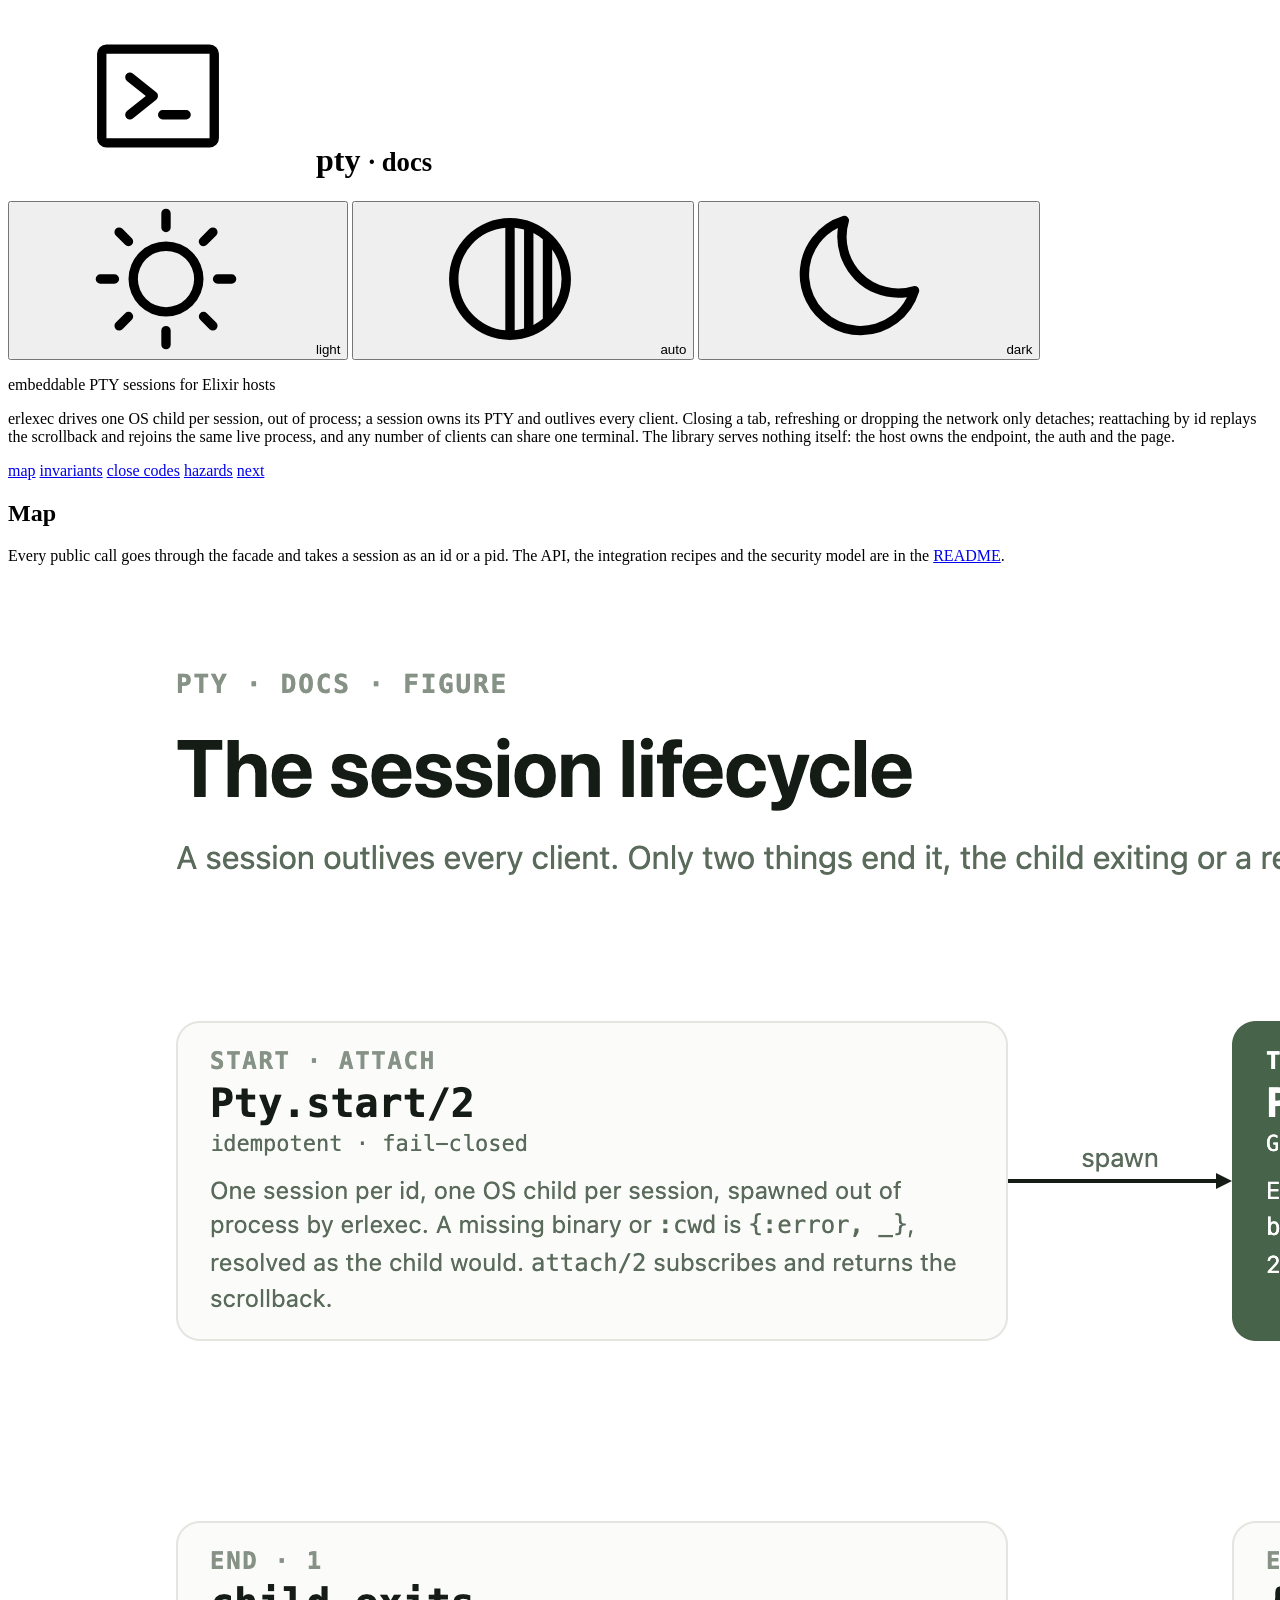
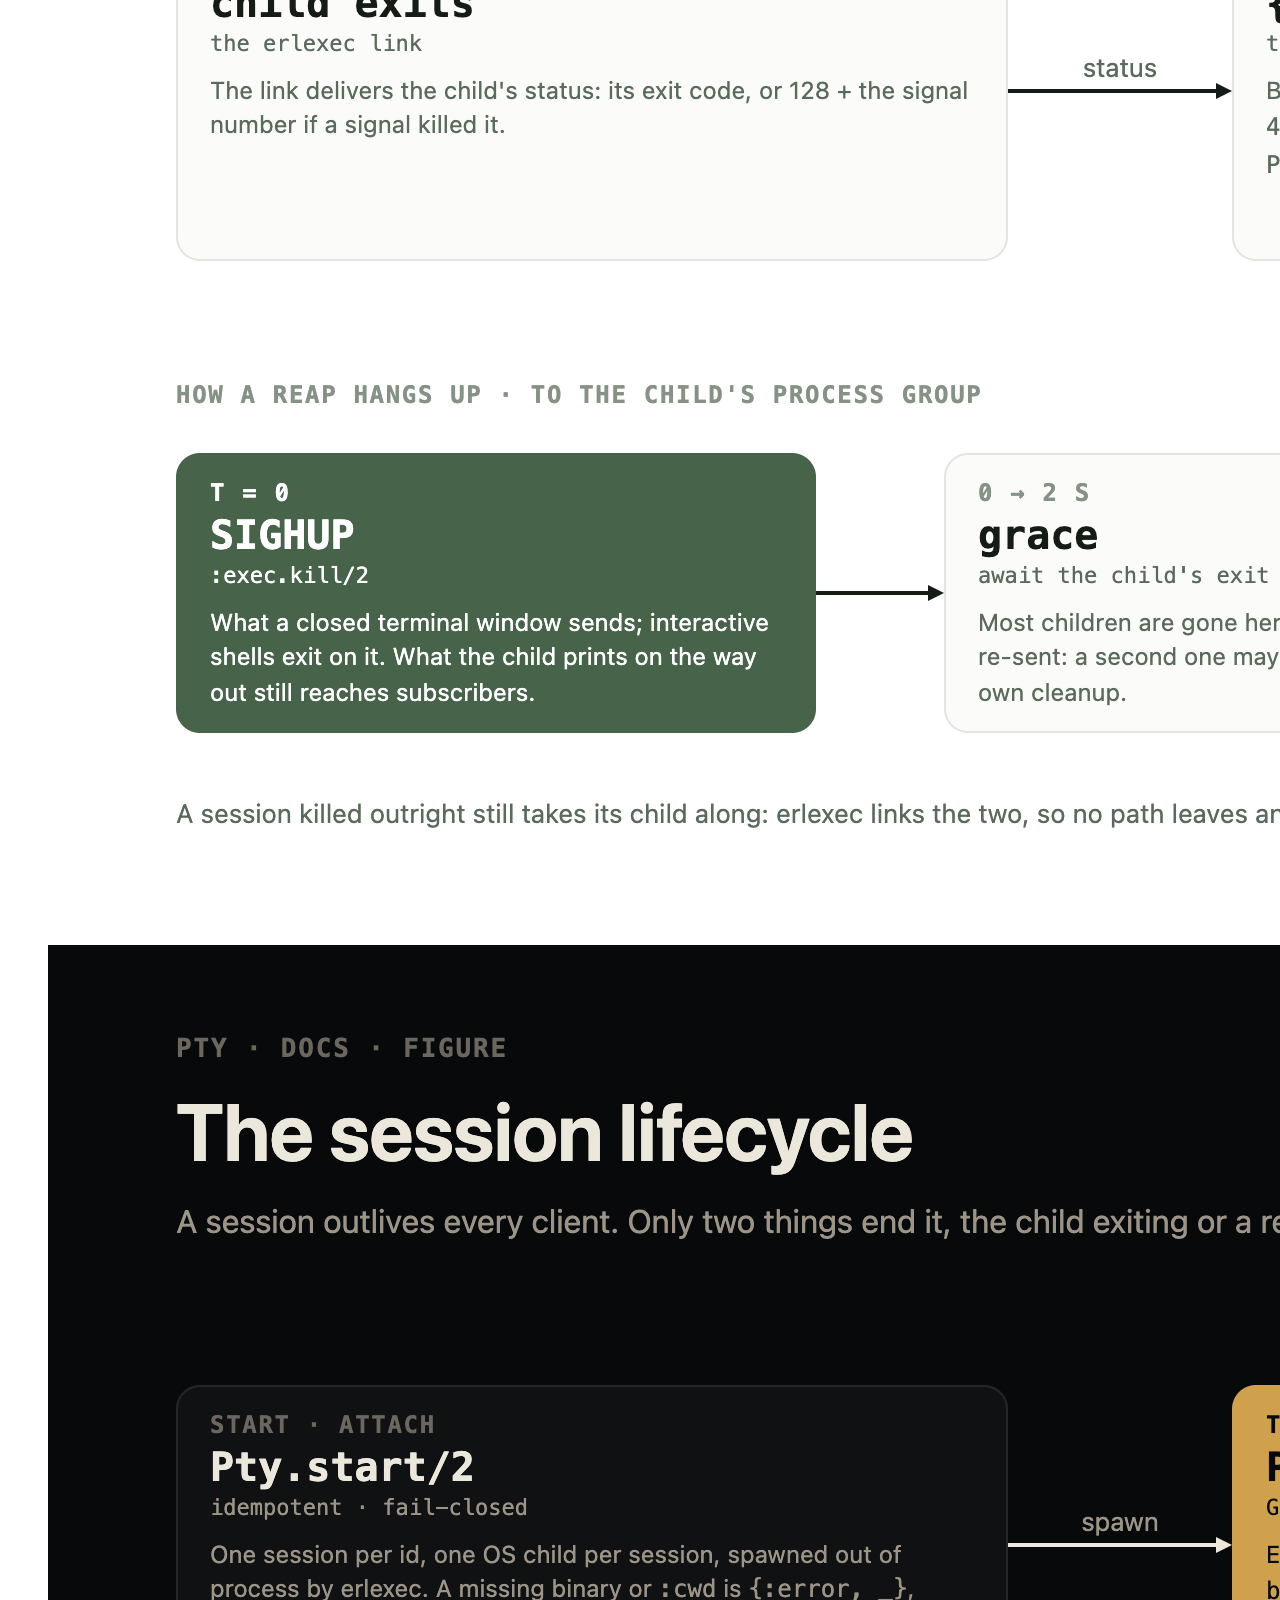
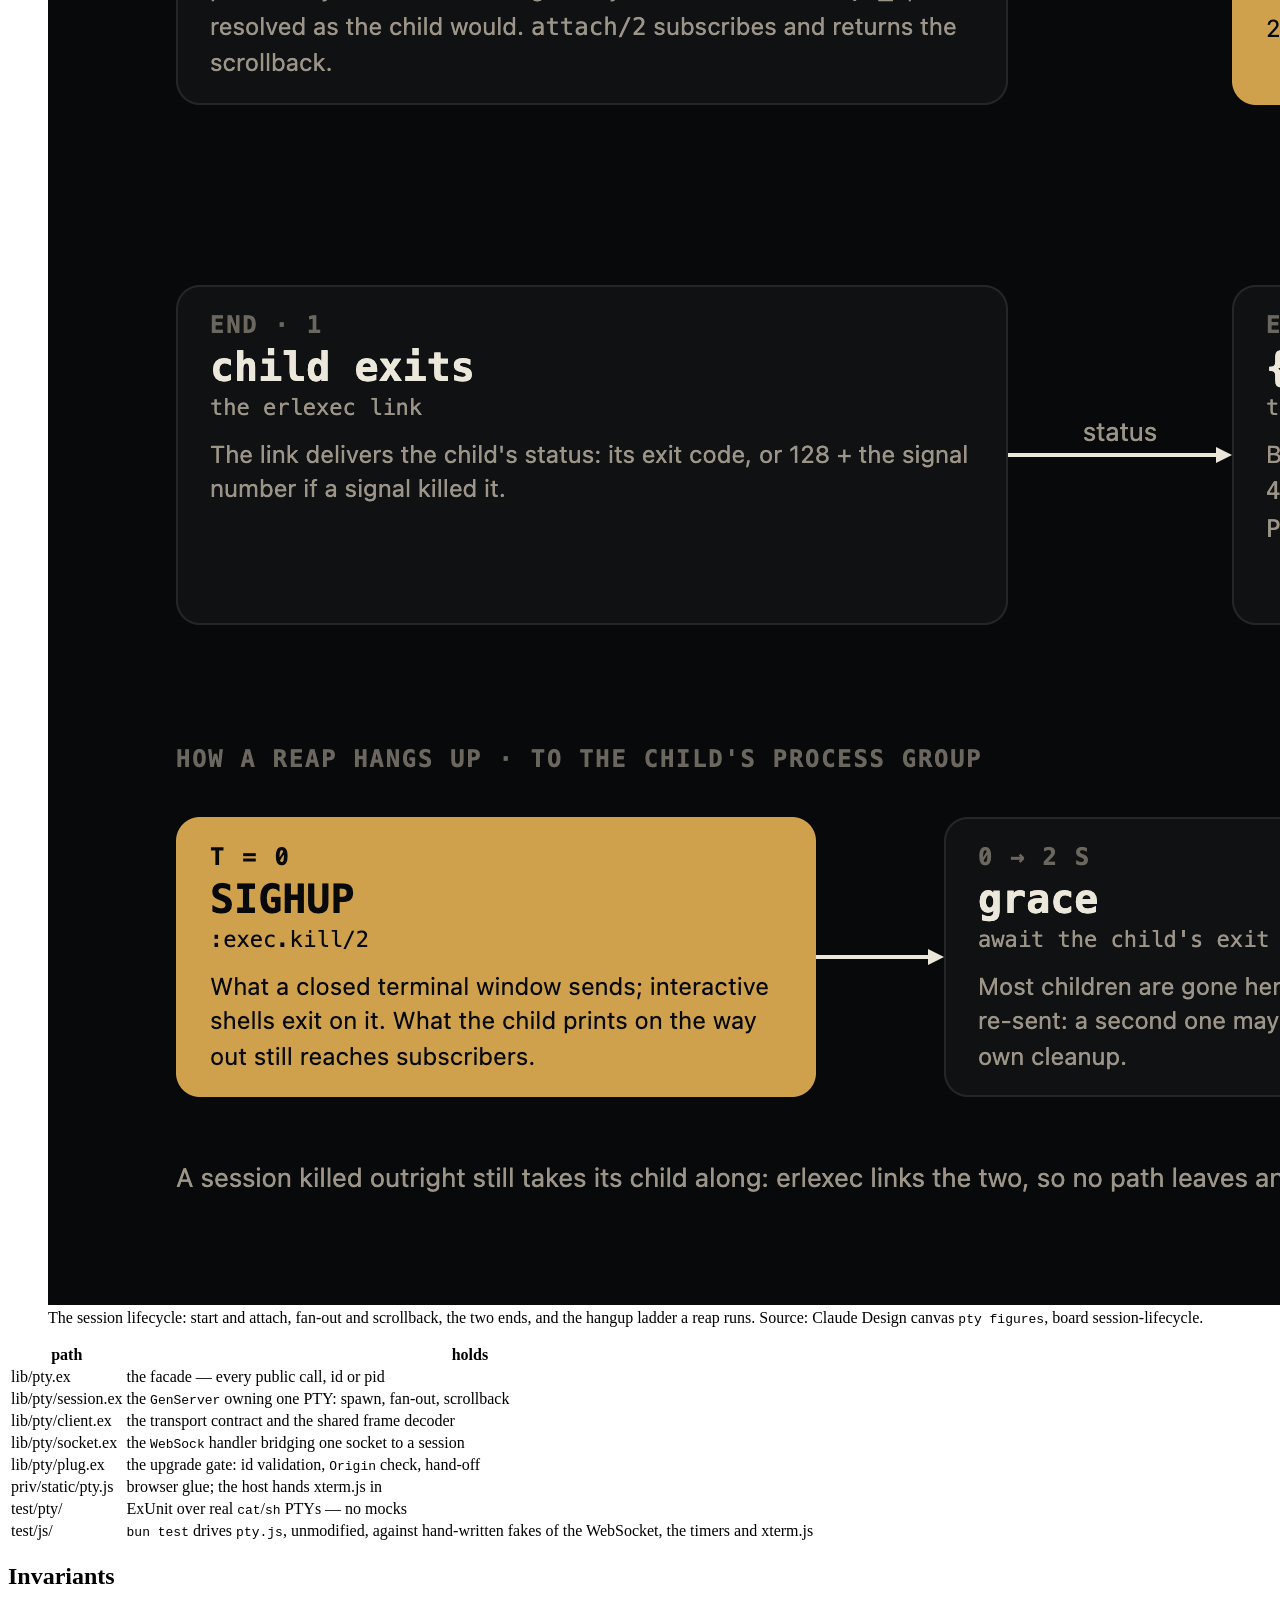
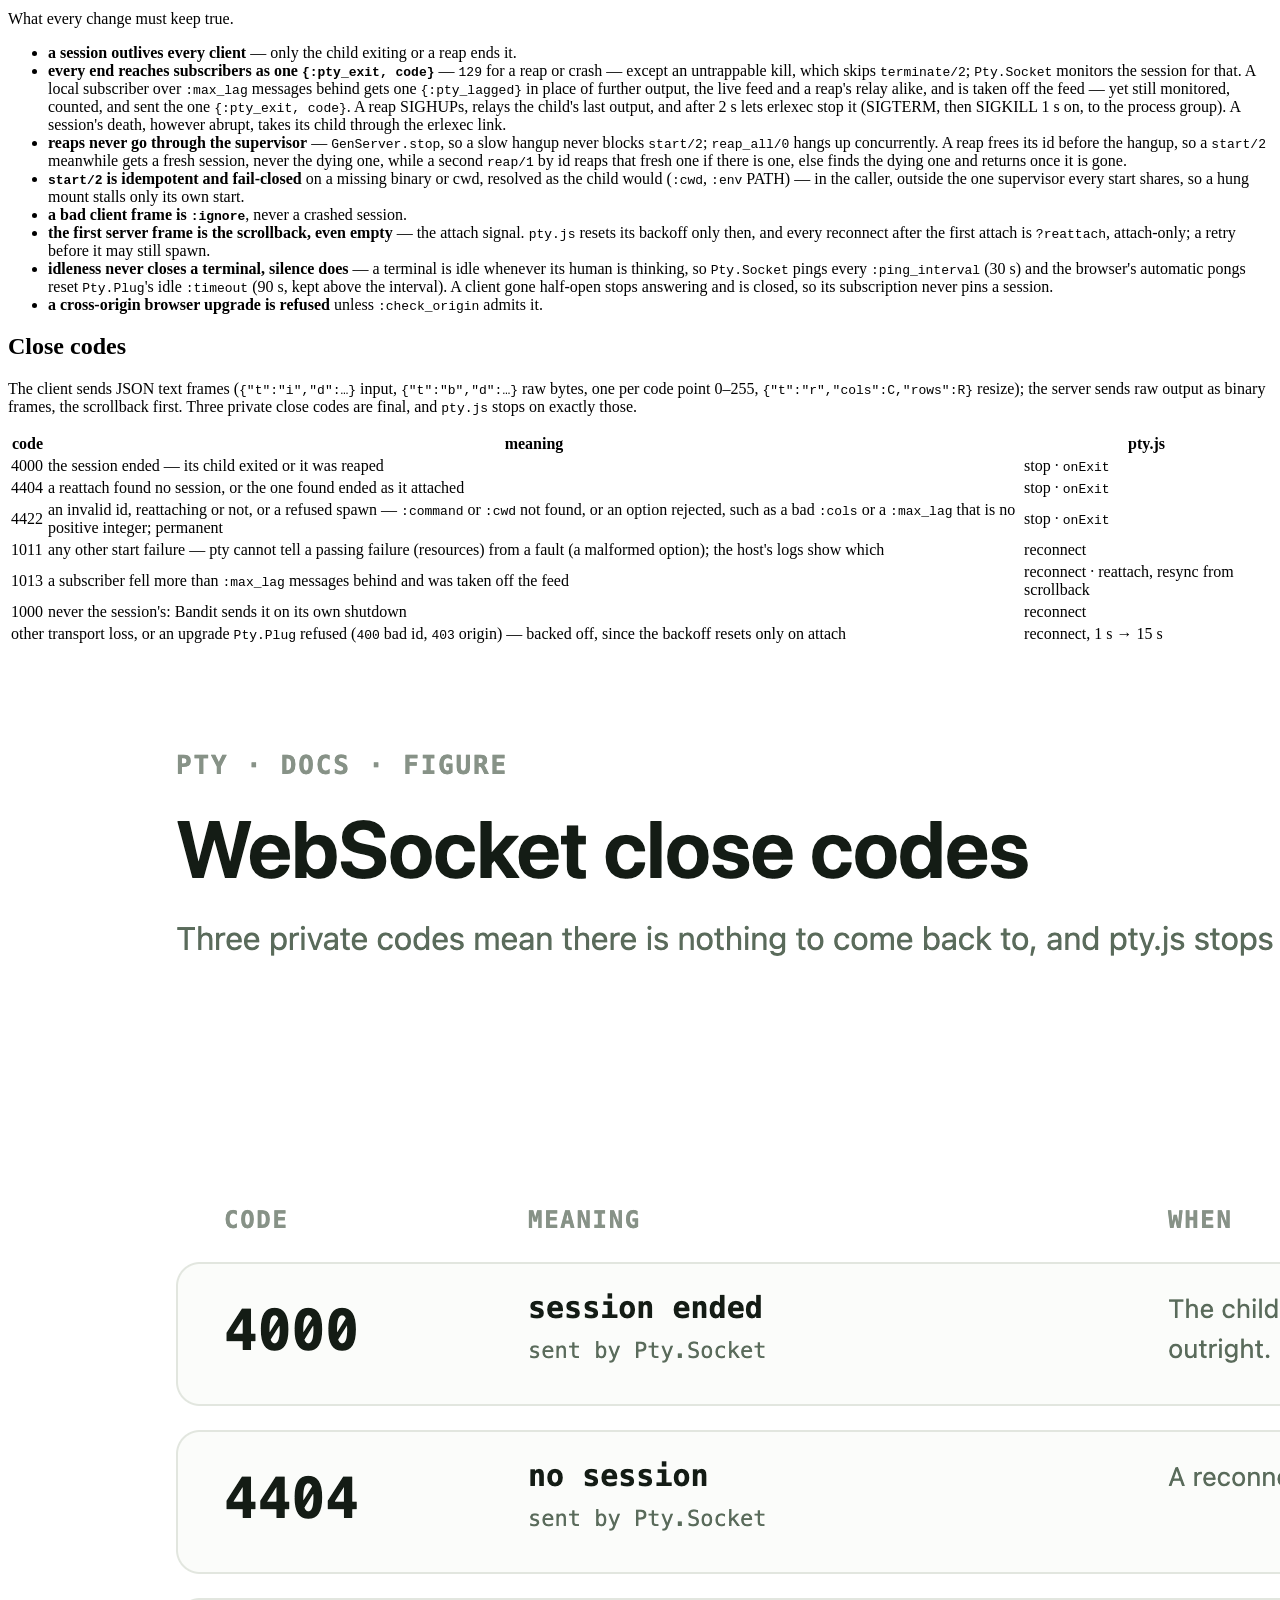
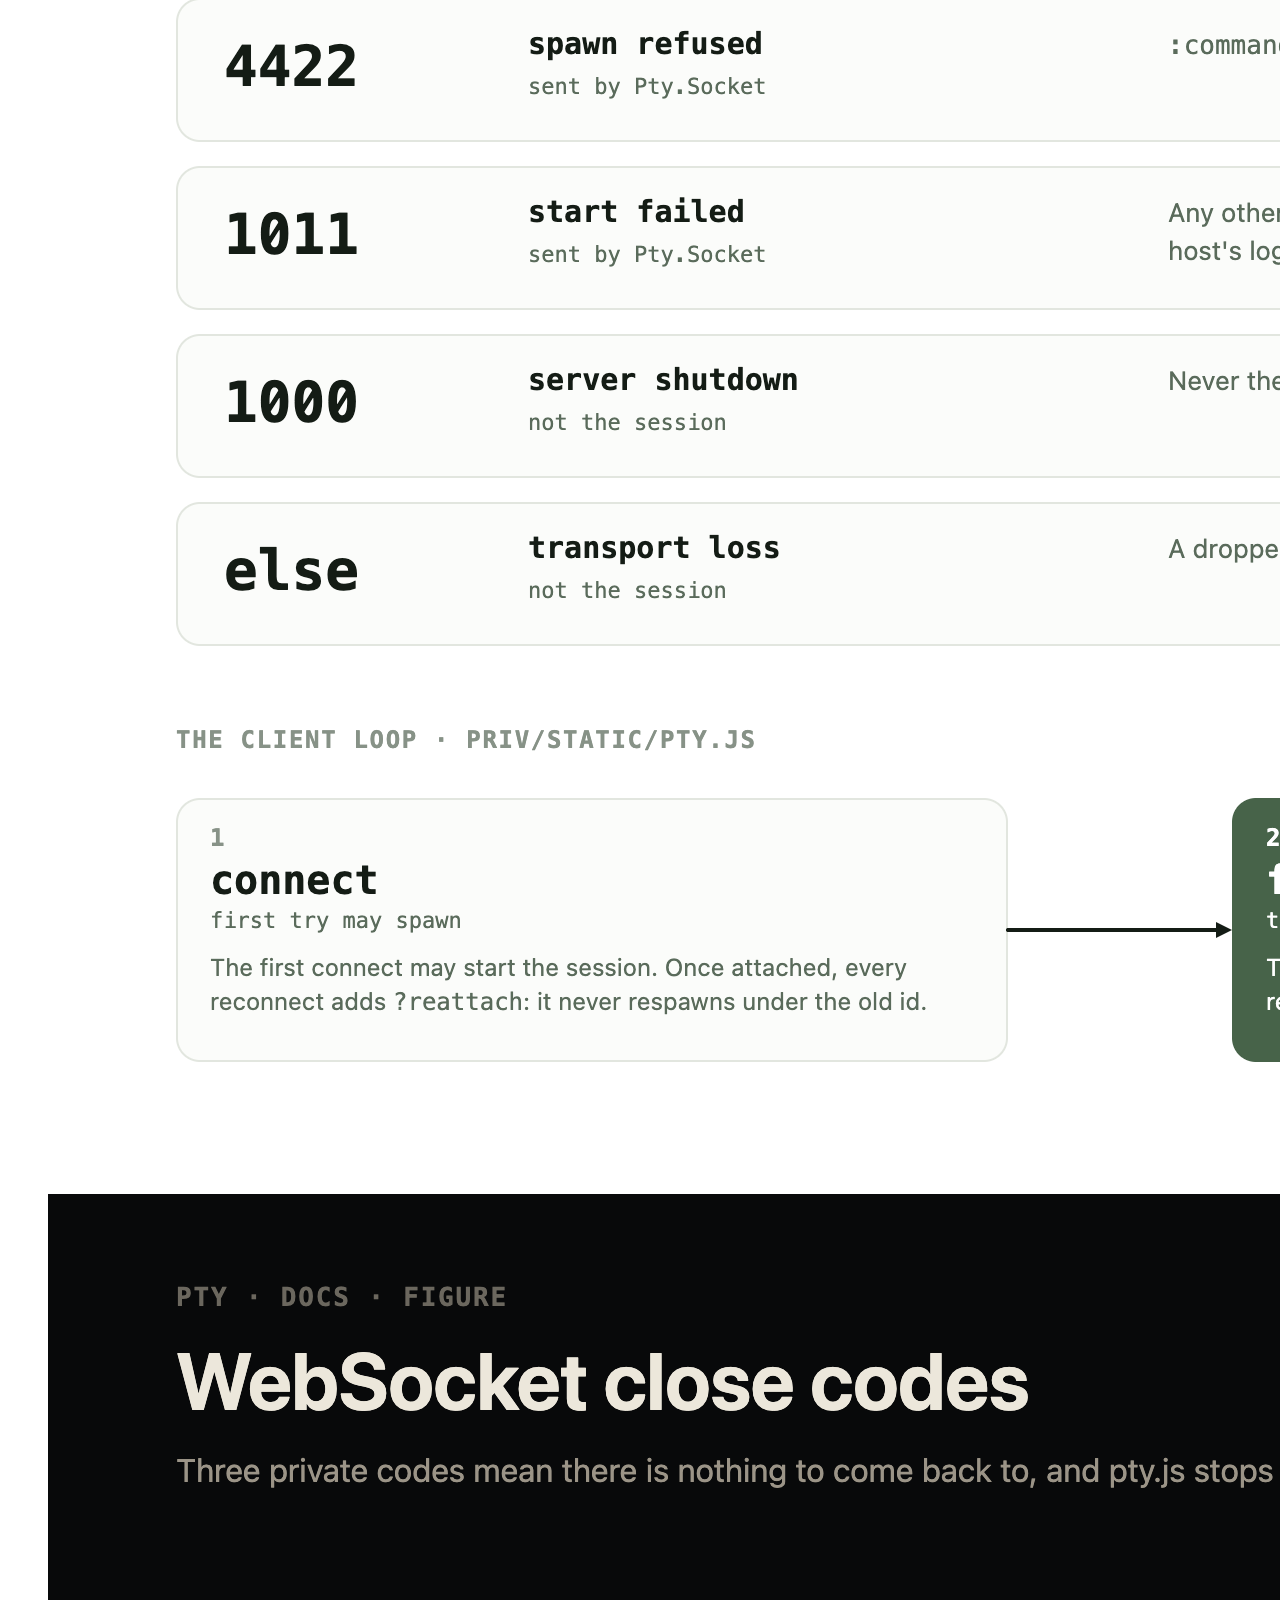
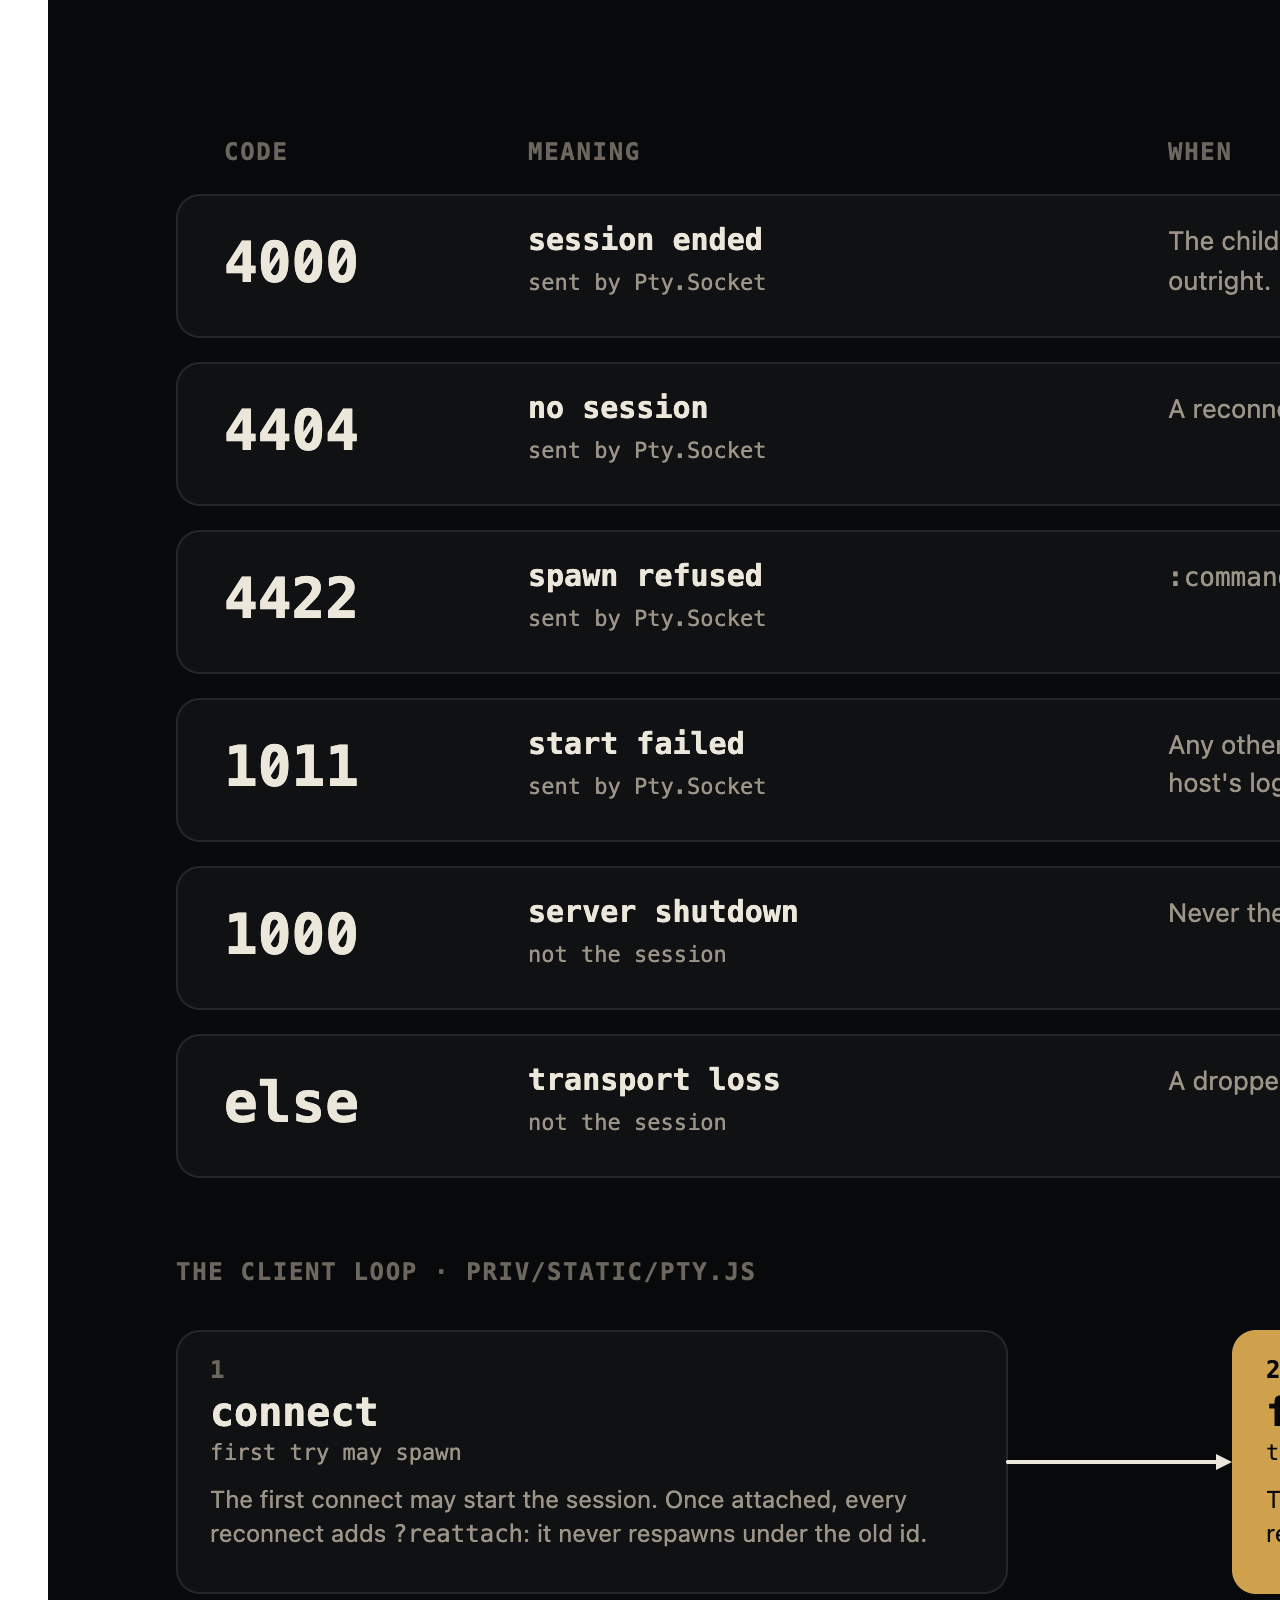
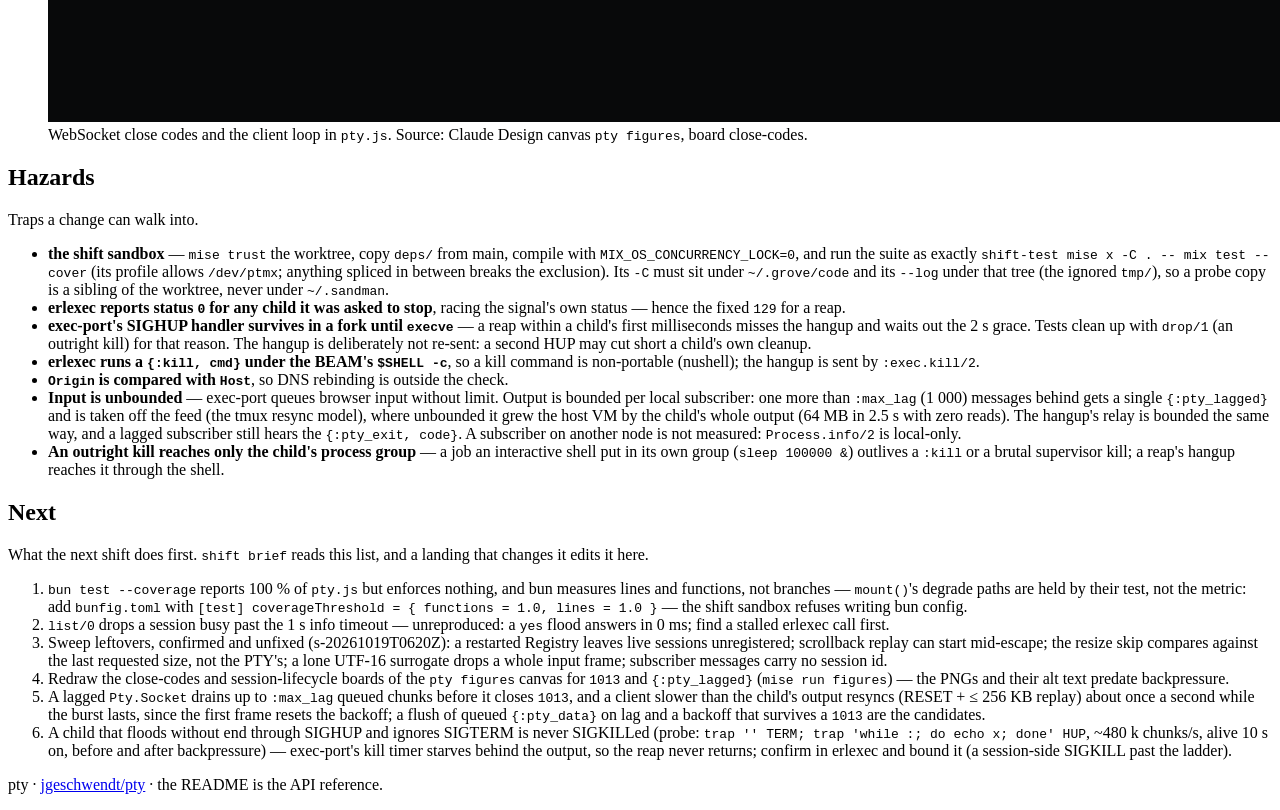
<file: docs/index.html>
<!doctype html>
<html lang="en" class="ui">
<head>
<meta charset="utf-8" />
<meta name="viewport" content="width=device-width, initial-scale=1" />
<title>pty — docs</title>
<link rel="stylesheet" href="https://gigantic.dev/ui/ui.css" />
<link rel="stylesheet" href="https://gigantic.dev/ui/docs.css" />
<link rel="stylesheet" href="page.css" />
<link rel="icon" href="data:image/svg+xml,%3Csvg xmlns='http://www.w3.org/2000/svg' viewBox='0 0 16 16'%3E%3Crect width='16' height='16' rx='3' fill='%23476349'/%3E%3Cpath d='M4 5l3 3-3 3' fill='none' stroke='white' stroke-width='1.5' stroke-linecap='round' stroke-linejoin='round'/%3E%3Crect x='8' y='10.25' width='4.5' height='1.5' rx='0.5' fill='white'/%3E%3C/svg%3E" />
</head>
<body data-page="docs">
<svg xmlns="http://www.w3.org/2000/svg" style="display:none" aria-hidden="true">
<!-- Phosphor Icons (regular), MIT (c) 2023 Phosphor Icons — via jgeschwendt/ui icons/ -->
<symbol id="ph-circle-half" viewBox="0 0 256 256" fill="currentColor"><path d="M128,24A104,104,0,1,0,232,128,104.11,104.11,0,0,0,128,24Zm8,16.37a86.4,86.4,0,0,1,16,3V212.67a86.4,86.4,0,0,1-16,3Zm32,9.26a87.81,87.81,0,0,1,16,10.54V195.83a87.81,87.81,0,0,1-16,10.54ZM40,128a88.11,88.11,0,0,1,80-87.63V215.63A88.11,88.11,0,0,1,40,128Zm160,50.54V77.46a87.82,87.82,0,0,1,0,101.08Z"/></symbol>
<symbol id="ph-moon" viewBox="0 0 256 256" fill="currentColor"><path d="M233.54,142.23a8,8,0,0,0-8-2,88.08,88.08,0,0,1-109.8-109.8,8,8,0,0,0-10-10,104.84,104.84,0,0,0-52.91,37A104,104,0,0,0,136,224a103.09,103.09,0,0,0,62.52-20.88,104.84,104.84,0,0,0,37-52.91A8,8,0,0,0,233.54,142.23ZM188.9,190.34A88,88,0,0,1,65.66,67.11a89,89,0,0,1,31.4-26A106,106,0,0,0,96,56,104.11,104.11,0,0,0,200,160a106,106,0,0,0,14.92-1.06A89,89,0,0,1,188.9,190.34Z"/></symbol>
<symbol id="ph-sun" viewBox="0 0 256 256" fill="currentColor"><path d="M120,40V16a8,8,0,0,1,16,0V40a8,8,0,0,1-16,0Zm72,88a64,64,0,1,1-64-64A64.07,64.07,0,0,1,192,128Zm-16,0a48,48,0,1,0-48,48A48.05,48.05,0,0,0,176,128ZM58.34,69.66A8,8,0,0,0,69.66,58.34l-16-16A8,8,0,0,0,42.34,53.66Zm0,116.68-16,16a8,8,0,0,0,11.32,11.32l16-16a8,8,0,0,0-11.32-11.32ZM192,72a8,8,0,0,0,5.66-2.34l16-16a8,8,0,0,0-11.32-11.32l-16,16A8,8,0,0,0,192,72Zm5.66,114.34a8,8,0,0,0-11.32,11.32l16,16a8,8,0,0,0,11.32-11.32ZM48,128a8,8,0,0,0-8-8H16a8,8,0,0,0,0,16H40A8,8,0,0,0,48,128Zm80,80a8,8,0,0,0-8,8v24a8,8,0,0,0,16,0V216A8,8,0,0,0,128,208Zm112-88H216a8,8,0,0,0,0,16h24a8,8,0,0,0,0-16Z"/></symbol>
<symbol id="ph-terminal-window" viewBox="0 0 256 256" fill="currentColor"><path d="M128,128a8,8,0,0,1-3,6.25l-40,32a8,8,0,1,1-10-12.5L107.19,128,75,102.25a8,8,0,1,1,10-12.5l40,32A8,8,0,0,1,128,128Zm48,24H136a8,8,0,0,0,0,16h40a8,8,0,0,0,0-16Zm56-96V200a16,16,0,0,1-16,16H40a16,16,0,0,1-16-16V56A16,16,0,0,1,40,40H216A16,16,0,0,1,232,56ZM216,200V56H40V200H216Z"/></symbol>
</svg>

<header class="appbar">
  <h1 class="appbar-title">
    <svg class="icon" aria-hidden="true"><use href="#ph-terminal-window" /></svg>
    pty <small>· docs</small>
  </h1>
  <span class="spacer"></span>
  <div class="segmented" role="group" aria-label="theme">
    <button type="button" data-theme-set="light" aria-pressed="false" title="light">
      <svg class="icon icon-sm" aria-hidden="true"><use href="#ph-sun" /></svg>light
    </button>
    <button type="button" data-theme-set="auto" aria-pressed="true" title="follow the system">
      <svg class="icon icon-sm" aria-hidden="true"><use href="#ph-circle-half" /></svg>auto
    </button>
    <button type="button" data-theme-set="dark" aria-pressed="false" title="dark">
      <svg class="icon icon-sm" aria-hidden="true"><use href="#ph-moon" /></svg>dark
    </button>
  </div>
</header>

<main class="docs-shell" data-container>

<header class="stack">
  <p class="eyebrow">embeddable PTY sessions for Elixir hosts</p>
  <p class="lead docs-lead">erlexec drives one OS child per session, out of process; a session owns
    its PTY and outlives every client. Closing a tab, refreshing or dropping the network only
    detaches; reattaching by id replays the scrollback and rejoins the same live process, and any
    number of clients can share one terminal. The library serves nothing itself: the host owns the
    endpoint, the auth and the page.</p>
  <nav class="row docs-toc" aria-label="sections">
    <a class="pill" href="#map">map</a>
    <a class="pill" href="#invariants">invariants</a>
    <a class="pill" href="#wire">close codes</a>
    <a class="pill" href="#hazards">hazards</a>
    <a class="pill" href="#plan">next</a>
  </nav>
</header>

<section class="docs-section" id="map" data-component="map">
  <header>
    <h2 class="h2">Map</h2>
    <p class="docs-note">Every public call goes through the facade and takes a session as an id or a
      pid. The API, the integration recipes and the security model are in the
      <a class="link" href="https://github.com/jgeschwendt/pty#readme">README</a>.</p>
  </header>
  <figure class="figure"><img class="figure-light" src="figures/session-lifecycle.png" alt="Pty.start/2 spawns a child through erlexec into a Pty.Session, which fans each output chunk out to every subscriber and onto a bounded scrollback. The session ends only when the child exits (its status) or a reap stops it (129); either way terminate/2 sends every subscriber one {:pty_exit, code}. A reap hangs up the child's process group: SIGHUP at once, a 2 s grace, then SIGTERM, then SIGKILL 1 s later." /><img class="figure-dark" src="figures/session-lifecycle-dark.png" alt="" aria-hidden="true" loading="lazy" /><figcaption>The session lifecycle: start and attach, fan-out and scrollback, the two ends, and the hangup ladder a reap runs. Source: Claude Design canvas <code class="code">pty figures</code>, board session-lifecycle.</figcaption></figure>
  <div class="table-wrap">
    <table data-table>
      <thead><tr><th>path</th><th>holds</th></tr></thead>
      <tbody>
        <tr><td class="table-mono">lib/pty.ex</td><td>the facade — every public call, id or pid</td></tr>
        <tr><td class="table-mono">lib/pty/session.ex</td><td>the <code class="code">GenServer</code> owning one PTY: spawn, fan-out, scrollback</td></tr>
        <tr><td class="table-mono">lib/pty/client.ex</td><td>the transport contract and the shared frame decoder</td></tr>
        <tr><td class="table-mono">lib/pty/socket.ex</td><td>the <code class="code">WebSock</code> handler bridging one socket to a session</td></tr>
        <tr><td class="table-mono">lib/pty/plug.ex</td><td>the upgrade gate: id validation, <code class="code">Origin</code> check, hand-off</td></tr>
        <tr><td class="table-mono">priv/static/pty.js</td><td>browser glue; the host hands xterm.js in</td></tr>
        <tr><td class="table-mono">test/pty/</td><td>ExUnit over real <code class="code">cat</code>/<code class="code">sh</code> PTYs — no mocks</td></tr>
        <tr><td class="table-mono">test/js/</td><td><code class="code">bun test</code> drives <code class="code">pty.js</code>, unmodified, against hand-written fakes of the WebSocket, the timers and xterm.js</td></tr>
      </tbody>
    </table>
  </div>
</section>

<section class="docs-section" id="invariants" data-component="invariants">
  <header>
    <h2 class="h2">Invariants</h2>
    <p class="docs-note">What every change must keep true.</p>
  </header>
  <ul class="stack claims" role="list">
    <li><strong>a session outlives every client</strong> — only the child exiting or a reap ends
      it.</li>
    <li><strong>every end reaches subscribers as one <code class="code">{:pty_exit, code}</code></strong>
      — <code class="code">129</code> for a reap or crash — except an untrappable kill, which skips
      <code class="code">terminate/2</code>; <code class="code">Pty.Socket</code> monitors the session
      for that. A local subscriber over <code class="code">:max_lag</code> messages behind gets one
      <code class="code">{:pty_lagged}</code> in place of further output, the live feed and a reap's
      relay alike, and is taken off the feed — yet still monitored, counted, and sent the one
      <code class="code">{:pty_exit, code}</code>. A reap SIGHUPs, relays the child's last output, and after 2 s lets erlexec stop it
      (SIGTERM, then SIGKILL 1 s on, to the process group). A session's death, however abrupt, takes
      its child through the erlexec link.</li>
    <li><strong>reaps never go through the supervisor</strong> — <code class="code">GenServer.stop</code>,
      so a slow hangup never blocks <code class="code">start/2</code>; <code class="code">reap_all/0</code>
      hangs up concurrently. A reap frees its id before the hangup, so a
      <code class="code">start/2</code> meanwhile gets a fresh session, never the dying one, while a
      second <code class="code">reap/1</code> by id reaps that fresh one if there is one, else finds the
      dying one and returns once it is gone.</li>
    <li><strong><code class="code">start/2</code> is idempotent and fail-closed</strong> on a missing
      binary or cwd, resolved as the child would (<code class="code">:cwd</code>,
      <code class="code">:env</code> PATH) — in the caller, outside the one supervisor every start
      shares, so a hung mount stalls only its own start.</li>
    <li><strong>a bad client frame is <code class="code">:ignore</code></strong>, never a crashed
      session.</li>
    <li><strong>the first server frame is the scrollback, even empty</strong> — the attach signal.
      <code class="code">pty.js</code> resets its backoff only then, and every reconnect after the
      first attach is <code class="code">?reattach</code>, attach-only; a retry before it may still
      spawn.</li>
    <li><strong>idleness never closes a terminal, silence does</strong> — a terminal is idle whenever
      its human is thinking, so <code class="code">Pty.Socket</code> pings every
      <code class="code">:ping_interval</code> (30 s) and the browser's automatic pongs reset
      <code class="code">Pty.Plug</code>'s idle <code class="code">:timeout</code> (90 s, kept above
      the interval). A client gone half-open stops answering and is closed, so its subscription
      never pins a session.</li>
    <li><strong>a cross-origin browser upgrade is refused</strong> unless
      <code class="code">:check_origin</code> admits it.</li>
  </ul>
</section>

<section class="docs-section" id="wire" data-component="wire">
  <header>
    <h2 class="h2">Close codes</h2>
    <p class="docs-note">The client sends JSON text frames (<code class="code">{"t":"i","d":…}</code>
      input, <code class="code">{"t":"b","d":…}</code> raw bytes, one per code point 0–255,
      <code class="code">{"t":"r","cols":C,"rows":R}</code> resize); the server sends raw output
      as binary frames, the scrollback first. Three private close codes are final, and
      <code class="code">pty.js</code> stops on exactly those.</p>
  </header>
  <div class="table-wrap">
    <table data-table>
      <thead><tr><th>code</th><th>meaning</th><th>pty.js</th></tr></thead>
      <tbody>
        <tr data-code="4000"><td class="table-mono">4000</td><td>the session ended — its child exited or it was reaped</td><td>stop · <code class="code">onExit</code></td></tr>
        <tr data-code="4404"><td class="table-mono">4404</td><td>a reattach found no session, or the one found ended as it attached</td><td>stop · <code class="code">onExit</code></td></tr>
        <tr data-code="4422"><td class="table-mono">4422</td><td>an invalid id, reattaching or not, or a refused spawn — <code class="code">:command</code> or <code class="code">:cwd</code> not found, or an option rejected, such as a bad <code class="code">:cols</code> or a <code class="code">:max_lag</code> that is no positive integer; permanent</td><td>stop · <code class="code">onExit</code></td></tr>
        <tr data-code="1011"><td class="table-mono">1011</td><td>any other start failure — pty cannot tell a passing failure (resources) from a fault (a malformed option); the host's logs show which</td><td>reconnect</td></tr>
        <tr data-code="1013"><td class="table-mono">1013</td><td>a subscriber fell more than <code class="code">:max_lag</code> messages behind and was taken off the feed</td><td>reconnect · reattach, resync from scrollback</td></tr>
        <tr data-code="1000"><td class="table-mono">1000</td><td>never the session's: Bandit sends it on its own shutdown</td><td>reconnect</td></tr>
        <tr data-code="other"><td class="table-mono">other</td><td>transport loss, or an upgrade <code class="code">Pty.Plug</code> refused (<code class="code">400</code> bad id, <code class="code">403</code> origin) — backed off, since the backoff resets only on attach</td><td>reconnect, 1 s → 15 s</td></tr>
      </tbody>
    </table>
  </div>
  <figure class="figure"><img class="figure-light" src="figures/close-codes.png" alt="A table of close codes. 4000 session ended, 4404 no session for a reattach, 4422 spawn refused: pty.js stops and fires onExit. 1011 any other start failure, 1000 Bandit's own shutdown, and any other close or a refused upgrade: pty.js reconnects. Below, the client loop: connect, the first frame (the scrollback) resets backoff to 1 s and marks the client attached so later connects add ?reattach, then on close either stop or retry with backoff doubling from 1 s to 15 s." /><img class="figure-dark" src="figures/close-codes-dark.png" alt="" aria-hidden="true" loading="lazy" /><figcaption>WebSocket close codes and the client loop in <code class="code">pty.js</code>. Source: Claude Design canvas <code class="code">pty figures</code>, board close-codes.</figcaption></figure>
</section>

<section class="docs-section" id="hazards" data-component="hazards">
  <header>
    <h2 class="h2">Hazards</h2>
    <p class="docs-note">Traps a change can walk into.</p>
  </header>
  <ul class="stack claims" role="list">
    <li><strong>the shift sandbox</strong> — <code class="code">mise trust</code> the worktree, copy
      <code class="code">deps/</code> from main, compile with
      <code class="code">MIX_OS_CONCURRENCY_LOCK=0</code>, and run the suite as exactly
      <code class="code">shift-test mise x -C . -- mix test --cover</code> (its profile allows
      <code class="code">/dev/ptmx</code>; anything spliced in between breaks the exclusion). Its
      <code class="code">-C</code> must sit under <code class="code">~/.grove/code</code> and its
      <code class="code">--log</code> under that tree (the ignored <code class="code">tmp/</code>), so a
      probe copy is a sibling of the worktree, never under <code class="code">~/.sandman</code>.</li>
    <li><strong>erlexec reports status <code class="code">0</code> for any child it was asked to
      stop</strong>, racing the signal's own status — hence the fixed <code class="code">129</code>
      for a reap.</li>
    <li><strong>exec-port's SIGHUP handler survives in a fork until <code class="code">execve</code></strong>
      — a reap within a child's first milliseconds misses the hangup and waits out the 2 s grace.
      Tests clean up with <code class="code">drop/1</code> (an outright kill) for that reason. The
      hangup is deliberately not re-sent: a second HUP may cut short a child's own cleanup.</li>
    <li><strong>erlexec runs a <code class="code">{:kill, cmd}</code> under the BEAM's
      <code class="code">$SHELL -c</code></strong>, so a kill command is non-portable (nushell); the
      hangup is sent by <code class="code">:exec.kill/2</code>.</li>
    <li><strong><code class="code">Origin</code> is compared with <code class="code">Host</code></strong>,
      so DNS rebinding is outside the check.</li>
    <li><strong>Input is unbounded</strong> — exec-port queues browser input without limit. Output is
      bounded per local subscriber: one more than <code class="code">:max_lag</code> (1 000) messages
      behind gets a single <code class="code">{:pty_lagged}</code> and is taken off the feed (the tmux
      resync model), where unbounded it grew the host VM by the child's whole output (64 MB in 2.5 s
      with zero reads). The hangup's relay is bounded the same way, and a lagged subscriber still
      hears the <code class="code">{:pty_exit, code}</code>. A subscriber on another node is not
      measured: <code class="code">Process.info/2</code> is local-only.</li>
    <li><strong>An outright kill reaches only the child's process group</strong> — a job an
      interactive shell put in its own group (<code class="code">sleep 100000 &amp;</code>) outlives a
      <code class="code">:kill</code> or a brutal supervisor kill; a reap's hangup reaches it through the shell.</li>
  </ul>
</section>

<section class="docs-section" id="plan" data-component="plan">
  <header>
    <h2 class="h2">Next</h2>
    <p class="docs-note">What the next shift does first. <code class="code">shift brief</code> reads this list, and a landing that changes it edits it here.</p>
  </header>
  <ol class="steps" id="next">
    <li><code class="code">bun test --coverage</code> reports 100 % of <code class="code">pty.js</code> but enforces nothing, and bun measures lines and functions, not branches — <code class="code">mount()</code>'s degrade paths are held by their test, not the metric: add <code class="code">bunfig.toml</code> with <code class="code">[test] coverageThreshold = { functions = 1.0, lines = 1.0 }</code> — the shift sandbox refuses writing bun config.</li>
    <li><code class="code">list/0</code> drops a session busy past the 1 s info timeout — unreproduced: a <code class="code">yes</code> flood answers in 0 ms; find a stalled erlexec call first.</li>
    <li>Sweep leftovers, confirmed and unfixed (s-20261019T0620Z): a restarted Registry leaves live sessions unregistered; scrollback replay can start mid-escape; the resize skip compares against the last requested size, not the PTY's; a lone UTF-16 surrogate drops a whole input frame; subscriber messages carry no session id.</li>
    <li>Redraw the close-codes and session-lifecycle boards of the <code class="code">pty figures</code> canvas for <code class="code">1013</code> and <code class="code">{:pty_lagged}</code> (<code class="code">mise run figures</code>) — the PNGs and their alt text predate backpressure.</li>
    <li>A lagged <code class="code">Pty.Socket</code> drains up to <code class="code">:max_lag</code> queued chunks before it closes <code class="code">1013</code>, and a client slower than the child's output resyncs (RESET + ≤ 256 KB replay) about once a second while the burst lasts, since the first frame resets the backoff; a flush of queued <code class="code">{:pty_data}</code> on lag and a backoff that survives a <code class="code">1013</code> are the candidates.</li>
    <li>A child that floods without end through SIGHUP and ignores SIGTERM is never SIGKILLed (probe: <code class="code">trap '' TERM; trap 'while :; do echo x; done' HUP</code>, ~480 k chunks/s, alive 10 s on, before and after backpressure) — exec-port's kill timer starves behind the output, so the reap never returns; confirm in erlexec and bound it (a session-side SIGKILL past the ladder).</li>
  </ol>
  <p class="docs-foot">pty · <a class="link" href="https://github.com/jgeschwendt/pty">jgeschwendt/pty</a> · the README is the API reference.</p>
</section>

</main>

<script>
/* The theme contract, verbatim from jgeschwendt/ui docs.js — same localStorage
   key, so a theme chosen on the ui pages is the theme this one opens in. */
const THEME_KEY = "ui-theme";
function applyTheme(mode) {
  const root = document.documentElement;
  if (mode === "auto") {
    root.removeAttribute("data-theme");
    localStorage.removeItem(THEME_KEY);
  } else {
    root.dataset.theme = mode;
    localStorage.setItem(THEME_KEY, mode);
  }
  for (const b of document.querySelectorAll("[data-theme-set]")) {
    b.setAttribute("aria-pressed", String(b.dataset.themeSet === mode));
  }
}
for (const b of document.querySelectorAll("[data-theme-set]")) {
  b.addEventListener("click", () => applyTheme(b.dataset.themeSet));
}
applyTheme(localStorage.getItem(THEME_KEY) || "auto");
</script>
</body>
</html>
</file>
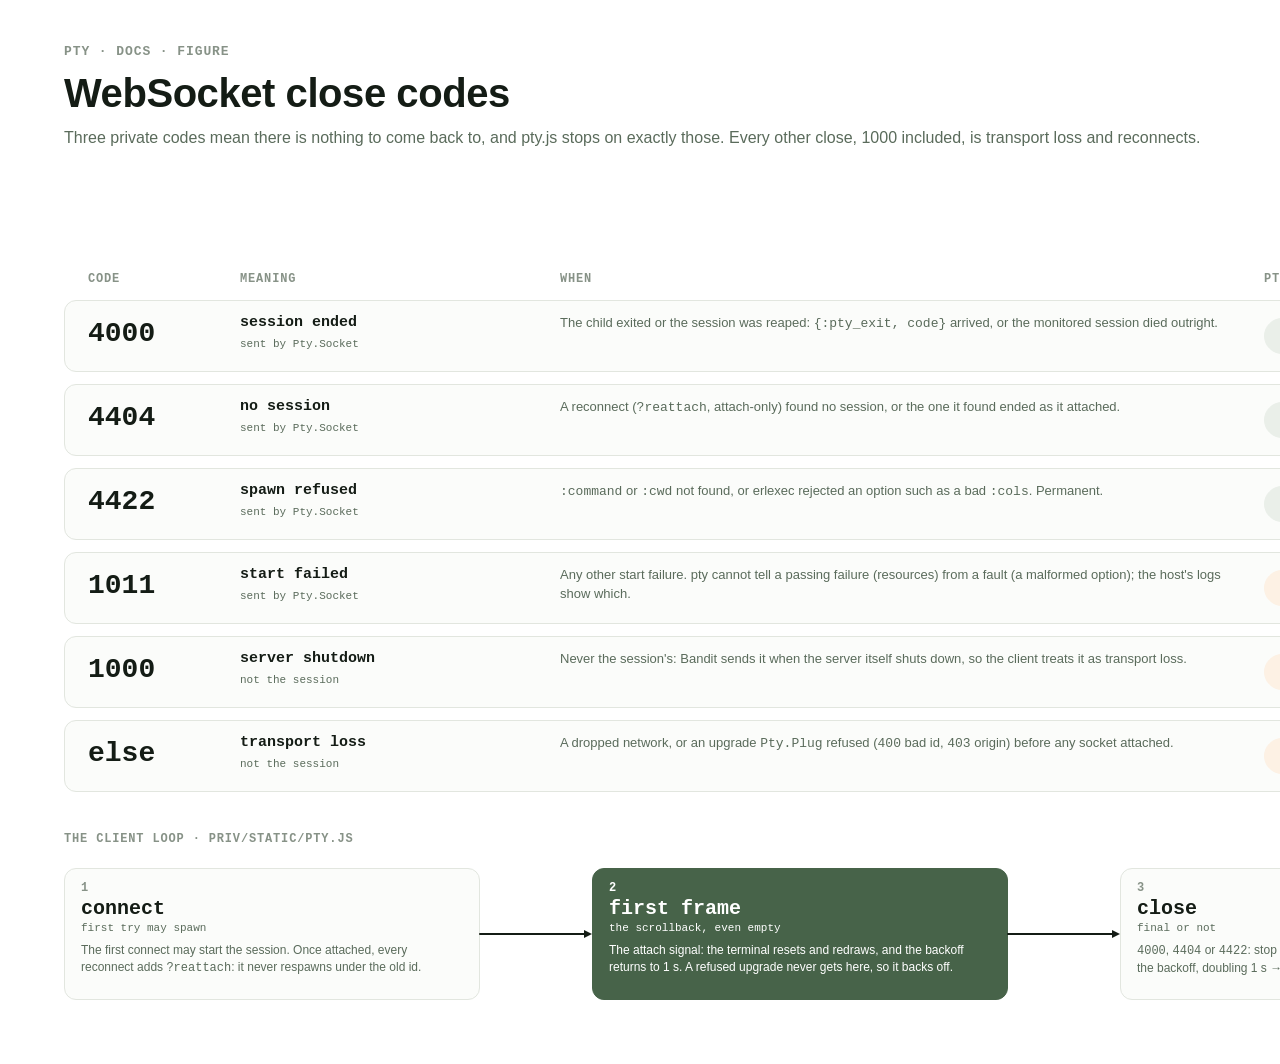
<file: docs/figures/project/CloseCodes.dc.html>
<!doctype html>
<html lang="en">
<head>
<meta charset="utf-8">
<title>WebSocket close codes</title>
<script src="./support.js"></script>
</head>
<body>
<x-dc>
<helmet>
<style>
body{margin:0;background:#ffffff}
a{color:#476349}a:hover{color:#3b5340}
</style>
</helmet>
<div style="position: relative; width: 1600px; height: 1064px; box-sizing: border-box; background: #ffffff; overflow: hidden; color: #141c15; font-family: -apple-system, BlinkMacSystemFont, 'Segoe UI', Inter, Roboto, 'Helvetica Neue', sans-serif">

<div style="position: absolute; left: 88px; top: 272px; font-family: ui-monospace, SFMono-Regular, 'SF Mono', Menlo, Consolas, monospace; font-size: 12px; font-weight: 550; letter-spacing: 0.07em; text-transform: uppercase; color: #879287">code</div>
<div style="position: absolute; left: 240px; top: 272px; font-family: ui-monospace, SFMono-Regular, 'SF Mono', Menlo, Consolas, monospace; font-size: 12px; font-weight: 550; letter-spacing: 0.07em; text-transform: uppercase; color: #879287">meaning</div>
<div style="position: absolute; left: 560px; top: 272px; font-family: ui-monospace, SFMono-Regular, 'SF Mono', Menlo, Consolas, monospace; font-size: 12px; font-weight: 550; letter-spacing: 0.07em; text-transform: uppercase; color: #879287">when</div>
<div style="position: absolute; left: 1264px; top: 272px; font-family: ui-monospace, SFMono-Regular, 'SF Mono', Menlo, Consolas, monospace; font-size: 12px; font-weight: 550; letter-spacing: 0.07em; text-transform: uppercase; color: #879287">pty.js</div>
<div style="position: absolute; left: 64px; top: 300px; width: 1472px; height: 72px; box-sizing: border-box; background: #fbfcfa; border: 1px solid #e2e6df; border-radius: 12px"></div><div style="position: absolute; left: 88px; top: 318px; font-family: ui-monospace, SFMono-Regular, 'SF Mono', Menlo, Consolas, monospace; font-size: 28px; font-weight: 550; color: #141c15">4000</div><div style="position: absolute; left: 240px; top: 314px; width: 300px; font-family: ui-monospace, SFMono-Regular, 'SF Mono', Menlo, Consolas, monospace; font-size: 15px; font-weight: 550; color: #141c15">session ended</div><div style="position: absolute; left: 240px; top: 338px; width: 300px; font-family: ui-monospace, SFMono-Regular, 'SF Mono', Menlo, Consolas, monospace; font-size: 11px; color: #5a6b5b">sent by Pty.Socket</div><div style="position: absolute; left: 560px; top: 314px; width: 680px; font-size: 13px; line-height: 1.45; color: #5a6b5b">The child exited or the session was reaped: <span style="font-family: ui-monospace, SFMono-Regular, 'SF Mono', Menlo, Consolas, monospace">{:pty_exit, code}</span> arrived, or the monitored session died outright.</div><div style="position: absolute; left: 1264px; top: 318px; width: 248px; height: 36px; box-sizing: border-box; border-radius: 999px; background: #eaefe9; border: 1px solid #eaefe9; color: #3b5340; font-family: ui-monospace, SFMono-Regular, 'SF Mono', Menlo, Consolas, monospace; font-size: 13px; font-weight: 550; display: flex; align-items: center; justify-content: center">stop · onExit</div>
<div style="position: absolute; left: 64px; top: 384px; width: 1472px; height: 72px; box-sizing: border-box; background: #fbfcfa; border: 1px solid #e2e6df; border-radius: 12px"></div><div style="position: absolute; left: 88px; top: 402px; font-family: ui-monospace, SFMono-Regular, 'SF Mono', Menlo, Consolas, monospace; font-size: 28px; font-weight: 550; color: #141c15">4404</div><div style="position: absolute; left: 240px; top: 398px; width: 300px; font-family: ui-monospace, SFMono-Regular, 'SF Mono', Menlo, Consolas, monospace; font-size: 15px; font-weight: 550; color: #141c15">no session</div><div style="position: absolute; left: 240px; top: 422px; width: 300px; font-family: ui-monospace, SFMono-Regular, 'SF Mono', Menlo, Consolas, monospace; font-size: 11px; color: #5a6b5b">sent by Pty.Socket</div><div style="position: absolute; left: 560px; top: 398px; width: 680px; font-size: 13px; line-height: 1.45; color: #5a6b5b">A reconnect (<span style="font-family: ui-monospace, SFMono-Regular, 'SF Mono', Menlo, Consolas, monospace">?reattach</span>, attach-only) found no session, or the one it found ended as it attached.</div><div style="position: absolute; left: 1264px; top: 402px; width: 248px; height: 36px; box-sizing: border-box; border-radius: 999px; background: #eaefe9; border: 1px solid #eaefe9; color: #3b5340; font-family: ui-monospace, SFMono-Regular, 'SF Mono', Menlo, Consolas, monospace; font-size: 13px; font-weight: 550; display: flex; align-items: center; justify-content: center">stop · onExit</div>
<div style="position: absolute; left: 64px; top: 468px; width: 1472px; height: 72px; box-sizing: border-box; background: #fbfcfa; border: 1px solid #e2e6df; border-radius: 12px"></div><div style="position: absolute; left: 88px; top: 486px; font-family: ui-monospace, SFMono-Regular, 'SF Mono', Menlo, Consolas, monospace; font-size: 28px; font-weight: 550; color: #141c15">4422</div><div style="position: absolute; left: 240px; top: 482px; width: 300px; font-family: ui-monospace, SFMono-Regular, 'SF Mono', Menlo, Consolas, monospace; font-size: 15px; font-weight: 550; color: #141c15">spawn refused</div><div style="position: absolute; left: 240px; top: 506px; width: 300px; font-family: ui-monospace, SFMono-Regular, 'SF Mono', Menlo, Consolas, monospace; font-size: 11px; color: #5a6b5b">sent by Pty.Socket</div><div style="position: absolute; left: 560px; top: 482px; width: 680px; font-size: 13px; line-height: 1.45; color: #5a6b5b"><span style="font-family: ui-monospace, SFMono-Regular, 'SF Mono', Menlo, Consolas, monospace">:command</span> or <span style="font-family: ui-monospace, SFMono-Regular, 'SF Mono', Menlo, Consolas, monospace">:cwd</span> not found, or erlexec rejected an option such as a bad <span style="font-family: ui-monospace, SFMono-Regular, 'SF Mono', Menlo, Consolas, monospace">:cols</span>. Permanent.</div><div style="position: absolute; left: 1264px; top: 486px; width: 248px; height: 36px; box-sizing: border-box; border-radius: 999px; background: #eaefe9; border: 1px solid #eaefe9; color: #3b5340; font-family: ui-monospace, SFMono-Regular, 'SF Mono', Menlo, Consolas, monospace; font-size: 13px; font-weight: 550; display: flex; align-items: center; justify-content: center">stop · onExit</div>
<div style="position: absolute; left: 64px; top: 552px; width: 1472px; height: 72px; box-sizing: border-box; background: #fbfcfa; border: 1px solid #e2e6df; border-radius: 12px"></div><div style="position: absolute; left: 88px; top: 570px; font-family: ui-monospace, SFMono-Regular, 'SF Mono', Menlo, Consolas, monospace; font-size: 28px; font-weight: 550; color: #141c15">1011</div><div style="position: absolute; left: 240px; top: 566px; width: 300px; font-family: ui-monospace, SFMono-Regular, 'SF Mono', Menlo, Consolas, monospace; font-size: 15px; font-weight: 550; color: #141c15">start failed</div><div style="position: absolute; left: 240px; top: 590px; width: 300px; font-family: ui-monospace, SFMono-Regular, 'SF Mono', Menlo, Consolas, monospace; font-size: 11px; color: #5a6b5b">sent by Pty.Socket</div><div style="position: absolute; left: 560px; top: 566px; width: 680px; font-size: 13px; line-height: 1.45; color: #5a6b5b">Any other start failure. pty cannot tell a passing failure (resources) from a fault (a malformed option); the host's logs show which.</div><div style="position: absolute; left: 1264px; top: 570px; width: 248px; height: 36px; box-sizing: border-box; border-radius: 999px; background: #fdf1e4; border: 1px solid #fdf1e4; color: #9c500f; font-family: ui-monospace, SFMono-Regular, 'SF Mono', Menlo, Consolas, monospace; font-size: 13px; font-weight: 550; display: flex; align-items: center; justify-content: center">reconnect</div>
<div style="position: absolute; left: 64px; top: 636px; width: 1472px; height: 72px; box-sizing: border-box; background: #fbfcfa; border: 1px solid #e2e6df; border-radius: 12px"></div><div style="position: absolute; left: 88px; top: 654px; font-family: ui-monospace, SFMono-Regular, 'SF Mono', Menlo, Consolas, monospace; font-size: 28px; font-weight: 550; color: #141c15">1000</div><div style="position: absolute; left: 240px; top: 650px; width: 300px; font-family: ui-monospace, SFMono-Regular, 'SF Mono', Menlo, Consolas, monospace; font-size: 15px; font-weight: 550; color: #141c15">server shutdown</div><div style="position: absolute; left: 240px; top: 674px; width: 300px; font-family: ui-monospace, SFMono-Regular, 'SF Mono', Menlo, Consolas, monospace; font-size: 11px; color: #5a6b5b">not the session</div><div style="position: absolute; left: 560px; top: 650px; width: 680px; font-size: 13px; line-height: 1.45; color: #5a6b5b">Never the session's: Bandit sends it when the server itself shuts down, so the client treats it as transport loss.</div><div style="position: absolute; left: 1264px; top: 654px; width: 248px; height: 36px; box-sizing: border-box; border-radius: 999px; background: #fdf1e4; border: 1px solid #fdf1e4; color: #9c500f; font-family: ui-monospace, SFMono-Regular, 'SF Mono', Menlo, Consolas, monospace; font-size: 13px; font-weight: 550; display: flex; align-items: center; justify-content: center">reconnect</div>
<div style="position: absolute; left: 64px; top: 720px; width: 1472px; height: 72px; box-sizing: border-box; background: #fbfcfa; border: 1px solid #e2e6df; border-radius: 12px"></div><div style="position: absolute; left: 88px; top: 738px; font-family: ui-monospace, SFMono-Regular, 'SF Mono', Menlo, Consolas, monospace; font-size: 28px; font-weight: 550; color: #141c15">else</div><div style="position: absolute; left: 240px; top: 734px; width: 300px; font-family: ui-monospace, SFMono-Regular, 'SF Mono', Menlo, Consolas, monospace; font-size: 15px; font-weight: 550; color: #141c15">transport loss</div><div style="position: absolute; left: 240px; top: 758px; width: 300px; font-family: ui-monospace, SFMono-Regular, 'SF Mono', Menlo, Consolas, monospace; font-size: 11px; color: #5a6b5b">not the session</div><div style="position: absolute; left: 560px; top: 734px; width: 680px; font-size: 13px; line-height: 1.45; color: #5a6b5b">A dropped network, or an upgrade <span style="font-family: ui-monospace, SFMono-Regular, 'SF Mono', Menlo, Consolas, monospace">Pty.Plug</span> refused (<span style="font-family: ui-monospace, SFMono-Regular, 'SF Mono', Menlo, Consolas, monospace">400</span> bad id, <span style="font-family: ui-monospace, SFMono-Regular, 'SF Mono', Menlo, Consolas, monospace">403</span> origin) before any socket attached.</div><div style="position: absolute; left: 1264px; top: 738px; width: 248px; height: 36px; box-sizing: border-box; border-radius: 999px; background: #fdf1e4; border: 1px solid #fdf1e4; color: #9c500f; font-family: ui-monospace, SFMono-Regular, 'SF Mono', Menlo, Consolas, monospace; font-size: 13px; font-weight: 550; display: flex; align-items: center; justify-content: center">reconnect</div>
<div style="position: absolute; left: 64px; top: 832px; font-family: ui-monospace, SFMono-Regular, 'SF Mono', Menlo, Consolas, monospace; font-size: 12px; font-weight: 550; letter-spacing: 0.07em; text-transform: uppercase; color: #879287">the client loop · priv/static/pty.js</div>
<div style="position: absolute; left: 64px; top: 868px; width: 416px; height: 132px; box-sizing: border-box; padding: 12px 16px; display: flex; align-items: flex-start; background: #fbfcfa; border: 1px solid #e2e6df; border-radius: 12px; color: #141c15"><span style="display: block"><span style="display: block; font-family: ui-monospace, SFMono-Regular, 'SF Mono', Menlo, Consolas, monospace; font-size: 12px; font-weight: 550; letter-spacing: 0.07em; text-transform: uppercase; color: #879287">1</span><span style="display: block; font-family: ui-monospace, SFMono-Regular, 'SF Mono', Menlo, Consolas, monospace; font-size: 20px; font-weight: 550; margin-top: 2px">connect</span><span style="display: block; font-family: ui-monospace, SFMono-Regular, 'SF Mono', Menlo, Consolas, monospace; font-size: 11px; color: #5a6b5b; margin-top: 2px">first try may spawn</span><span style="display: block; font-size: 12px; color: #5a6b5b; line-height: 1.45; margin-top: 8px">The first connect may start the session. Once attached, every reconnect adds <span style="font-family: ui-monospace, SFMono-Regular, 'SF Mono', Menlo, Consolas, monospace">?reattach</span>: it never respawns under the old id.</span></span></div>
<div style="position: absolute; left: 592px; top: 868px; width: 416px; height: 132px; box-sizing: border-box; padding: 12px 16px; display: flex; align-items: flex-start; background: #476349; border: 1px solid #476349; border-radius: 12px; color: #ffffff"><span style="display: block"><span style="display: block; font-family: ui-monospace, SFMono-Regular, 'SF Mono', Menlo, Consolas, monospace; font-size: 12px; font-weight: 550; letter-spacing: 0.07em; text-transform: uppercase; color: #ffffff">2</span><span style="display: block; font-family: ui-monospace, SFMono-Regular, 'SF Mono', Menlo, Consolas, monospace; font-size: 20px; font-weight: 550; margin-top: 2px">first frame</span><span style="display: block; font-family: ui-monospace, SFMono-Regular, 'SF Mono', Menlo, Consolas, monospace; font-size: 11px; color: #ffffff; margin-top: 2px">the scrollback, even empty</span><span style="display: block; font-size: 12px; color: #ffffff; line-height: 1.45; margin-top: 8px">The attach signal: the terminal resets and redraws, and the backoff returns to 1 s. A refused upgrade never gets here, so it backs off.</span></span></div>
<div style="position: absolute; left: 1120px; top: 868px; width: 416px; height: 132px; box-sizing: border-box; padding: 12px 16px; display: flex; align-items: flex-start; background: #fbfcfa; border: 1px solid #e2e6df; border-radius: 12px; color: #141c15"><span style="display: block"><span style="display: block; font-family: ui-monospace, SFMono-Regular, 'SF Mono', Menlo, Consolas, monospace; font-size: 12px; font-weight: 550; letter-spacing: 0.07em; text-transform: uppercase; color: #879287">3</span><span style="display: block; font-family: ui-monospace, SFMono-Regular, 'SF Mono', Menlo, Consolas, monospace; font-size: 20px; font-weight: 550; margin-top: 2px">close</span><span style="display: block; font-family: ui-monospace, SFMono-Regular, 'SF Mono', Menlo, Consolas, monospace; font-size: 11px; color: #5a6b5b; margin-top: 2px">final or not</span><span style="display: block; font-size: 12px; color: #5a6b5b; line-height: 1.45; margin-top: 8px"><span style="font-family: ui-monospace, SFMono-Regular, 'SF Mono', Menlo, Consolas, monospace">4000</span>, <span style="font-family: ui-monospace, SFMono-Regular, 'SF Mono', Menlo, Consolas, monospace">4404</span> or <span style="font-family: ui-monospace, SFMono-Regular, 'SF Mono', Menlo, Consolas, monospace">4422</span>: stop and fire <span style="font-family: ui-monospace, SFMono-Regular, 'SF Mono', Menlo, Consolas, monospace">onExit</span>. Anything else: retry after the backoff, doubling 1 s → 15 s.</span></span></div>
<svg width="120" height="8" viewBox="0 0 120 8" preserveAspectRatio="none" style="position: absolute; left: 476px; top: 930px; width: 120px; height: 8px; overflow: visible; fill: none; stroke: #141c15; stroke-width: 2; stroke-linecap: round; stroke-linejoin: round"><defs><marker id="dc-arrow-head-filled-9" orient="auto" markerWidth="5" markerHeight="5" refX="2" refY="2" overflow="visible"><path d="M0 0 L4 2 L0 4 Z" fill="#141c15" stroke="none" style="stroke: none; fill: #141c15; fill: context-stroke"/></marker></defs><path d="M 4 4 L 112 4" marker-end="url(#dc-arrow-head-filled-9)"></path></svg>
<svg width="120" height="8" viewBox="0 0 120 8" preserveAspectRatio="none" style="position: absolute; left: 1004px; top: 930px; width: 120px; height: 8px; overflow: visible; fill: none; stroke: #141c15; stroke-width: 2; stroke-linecap: round; stroke-linejoin: round"><defs><marker id="dc-arrow-head-filled-10" orient="auto" markerWidth="5" markerHeight="5" refX="2" refY="2" overflow="visible"><path d="M0 0 L4 2 L0 4 Z" fill="#141c15" stroke="none" style="stroke: none; fill: #141c15; fill: context-stroke"/></marker></defs><path d="M 4 4 L 112 4" marker-end="url(#dc-arrow-head-filled-10)"></path></svg>

<div style="position: absolute; left: 64px; top: 44px; font-family: ui-monospace, SFMono-Regular, 'SF Mono', Menlo, Consolas, monospace; font-size: 13px; font-weight: 550; letter-spacing: 0.07em; text-transform: uppercase; color: #879287">pty · docs · figure</div>
<div style="position: absolute; left: 64px; top: 68px; font-size: 40px; font-weight: 650; line-height: 1.25; letter-spacing: -0.011em; color: #141c15">WebSocket close codes</div>
<div style="position: absolute; left: 64px; top: 126px; font-size: 16px; color: #5a6b5b; max-width: 1180px; line-height: 1.55">Three private codes mean there is nothing to come back to, and pty.js stops on exactly those. Every other close, 1000 included, is transport loss and reconnects.</div>
</div>
</x-dc>
<script type="text/x-dc" data-dc-script data-props='{"$preview":{"width":1600,"height":1064}}'>
class Component extends DCLogic {
renderVals() {
return {};
}
}
</script>
</body>
</html>
</file>
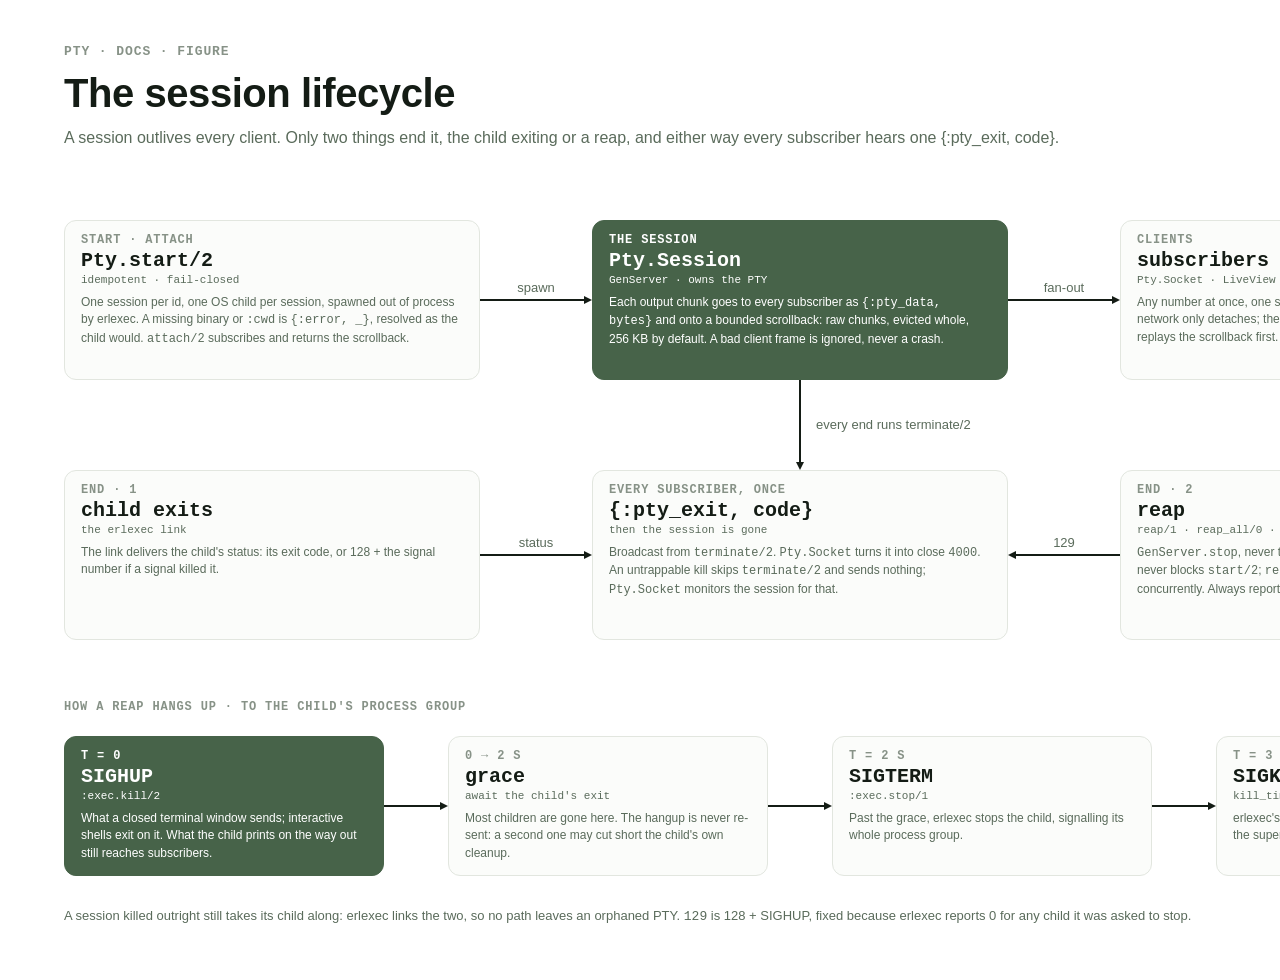
<file: docs/figures/project/SessionLifecycle.dc.html>
<!doctype html>
<html lang="en">
<head>
<meta charset="utf-8">
<title>The session lifecycle</title>
<script src="./support.js"></script>
</head>
<body>
<x-dc>
<helmet>
<style>
body{margin:0;background:#ffffff}
a{color:#476349}a:hover{color:#3b5340}
</style>
</helmet>
<div style="position: relative; width: 1600px; height: 980px; box-sizing: border-box; background: #ffffff; overflow: hidden; color: #141c15; font-family: -apple-system, BlinkMacSystemFont, 'Segoe UI', Inter, Roboto, 'Helvetica Neue', sans-serif">

<svg width="120" height="8" viewBox="0 0 120 8" preserveAspectRatio="none" style="position: absolute; left: 476px; top: 296px; width: 120px; height: 8px; overflow: visible; fill: none; stroke: #141c15; stroke-width: 2; stroke-linecap: round; stroke-linejoin: round"><defs><marker id="dc-arrow-head-filled-1" orient="auto" markerWidth="5" markerHeight="5" refX="2" refY="2" overflow="visible"><path d="M0 0 L4 2 L0 4 Z" fill="#141c15" stroke="none" style="stroke: none; fill: #141c15; fill: context-stroke"/></marker></defs><path d="M 4 4 L 112 4" marker-end="url(#dc-arrow-head-filled-1)"></path></svg>
<svg width="120" height="8" viewBox="0 0 120 8" preserveAspectRatio="none" style="position: absolute; left: 1004px; top: 296px; width: 120px; height: 8px; overflow: visible; fill: none; stroke: #141c15; stroke-width: 2; stroke-linecap: round; stroke-linejoin: round"><defs><marker id="dc-arrow-head-filled-2" orient="auto" markerWidth="5" markerHeight="5" refX="2" refY="2" overflow="visible"><path d="M0 0 L4 2 L0 4 Z" fill="#141c15" stroke="none" style="stroke: none; fill: #141c15; fill: context-stroke"/></marker></defs><path d="M 4 4 L 112 4" marker-end="url(#dc-arrow-head-filled-2)"></path></svg>
<svg width="8" height="98" viewBox="0 0 8 98" preserveAspectRatio="none" style="position: absolute; left: 796px; top: 376px; width: 8px; height: 98px; overflow: visible; fill: none; stroke: #141c15; stroke-width: 2; stroke-linecap: round; stroke-linejoin: round"><defs><marker id="dc-arrow-head-filled-3" orient="auto" markerWidth="5" markerHeight="5" refX="2" refY="2" overflow="visible"><path d="M0 0 L4 2 L0 4 Z" fill="#141c15" stroke="none" style="stroke: none; fill: #141c15; fill: context-stroke"/></marker></defs><path d="M 4 4 L 4 90" marker-end="url(#dc-arrow-head-filled-3)"></path></svg>
<svg width="120" height="8" viewBox="0 0 120 8" preserveAspectRatio="none" style="position: absolute; left: 476px; top: 551px; width: 120px; height: 8px; overflow: visible; fill: none; stroke: #141c15; stroke-width: 2; stroke-linecap: round; stroke-linejoin: round"><defs><marker id="dc-arrow-head-filled-4" orient="auto" markerWidth="5" markerHeight="5" refX="2" refY="2" overflow="visible"><path d="M0 0 L4 2 L0 4 Z" fill="#141c15" stroke="none" style="stroke: none; fill: #141c15; fill: context-stroke"/></marker></defs><path d="M 4 4 L 112 4" marker-end="url(#dc-arrow-head-filled-4)"></path></svg>
<svg width="120" height="8" viewBox="0 0 120 8" preserveAspectRatio="none" style="position: absolute; left: 1004px; top: 551px; width: 120px; height: 8px; overflow: visible; fill: none; stroke: #141c15; stroke-width: 2; stroke-linecap: round; stroke-linejoin: round"><defs><marker id="dc-arrow-head-filled-5" orient="auto" markerWidth="5" markerHeight="5" refX="2" refY="2" overflow="visible"><path d="M0 0 L4 2 L0 4 Z" fill="#141c15" stroke="none" style="stroke: none; fill: #141c15; fill: context-stroke"/></marker></defs><path d="M 116 4 L 8 4" marker-end="url(#dc-arrow-head-filled-5)"></path></svg>
<svg width="72" height="8" viewBox="0 0 72 8" preserveAspectRatio="none" style="position: absolute; left: 380px; top: 802px; width: 72px; height: 8px; overflow: visible; fill: none; stroke: #141c15; stroke-width: 2; stroke-linecap: round; stroke-linejoin: round"><defs><marker id="dc-arrow-head-filled-6" orient="auto" markerWidth="5" markerHeight="5" refX="2" refY="2" overflow="visible"><path d="M0 0 L4 2 L0 4 Z" fill="#141c15" stroke="none" style="stroke: none; fill: #141c15; fill: context-stroke"/></marker></defs><path d="M 4 4 L 64 4" marker-end="url(#dc-arrow-head-filled-6)"></path></svg>
<svg width="72" height="8" viewBox="0 0 72 8" preserveAspectRatio="none" style="position: absolute; left: 764px; top: 802px; width: 72px; height: 8px; overflow: visible; fill: none; stroke: #141c15; stroke-width: 2; stroke-linecap: round; stroke-linejoin: round"><defs><marker id="dc-arrow-head-filled-7" orient="auto" markerWidth="5" markerHeight="5" refX="2" refY="2" overflow="visible"><path d="M0 0 L4 2 L0 4 Z" fill="#141c15" stroke="none" style="stroke: none; fill: #141c15; fill: context-stroke"/></marker></defs><path d="M 4 4 L 64 4" marker-end="url(#dc-arrow-head-filled-7)"></path></svg>
<svg width="72" height="8" viewBox="0 0 72 8" preserveAspectRatio="none" style="position: absolute; left: 1148px; top: 802px; width: 72px; height: 8px; overflow: visible; fill: none; stroke: #141c15; stroke-width: 2; stroke-linecap: round; stroke-linejoin: round"><defs><marker id="dc-arrow-head-filled-8" orient="auto" markerWidth="5" markerHeight="5" refX="2" refY="2" overflow="visible"><path d="M0 0 L4 2 L0 4 Z" fill="#141c15" stroke="none" style="stroke: none; fill: #141c15; fill: context-stroke"/></marker></defs><path d="M 4 4 L 64 4" marker-end="url(#dc-arrow-head-filled-8)"></path></svg>
<div style="position: absolute; left: 64px; top: 220px; width: 416px; height: 160px; box-sizing: border-box; padding: 12px 16px; display: flex; align-items: flex-start; background: #fbfcfa; border: 1px solid #e2e6df; border-radius: 12px; color: #141c15"><span style="display: block"><span style="display: block; font-family: ui-monospace, SFMono-Regular, 'SF Mono', Menlo, Consolas, monospace; font-size: 12px; font-weight: 550; letter-spacing: 0.07em; text-transform: uppercase; color: #879287">start · attach</span><span style="display: block; font-family: ui-monospace, SFMono-Regular, 'SF Mono', Menlo, Consolas, monospace; font-size: 20px; font-weight: 550; margin-top: 2px">Pty.start/2</span><span style="display: block; font-family: ui-monospace, SFMono-Regular, 'SF Mono', Menlo, Consolas, monospace; font-size: 11px; color: #5a6b5b; margin-top: 2px">idempotent · fail-closed</span><span style="display: block; font-size: 12px; color: #5a6b5b; line-height: 1.45; margin-top: 8px">One session per id, one OS child per session, spawned out of process by erlexec. A missing binary or <span style="font-family: ui-monospace, SFMono-Regular, 'SF Mono', Menlo, Consolas, monospace">:cwd</span> is <span style="font-family: ui-monospace, SFMono-Regular, 'SF Mono', Menlo, Consolas, monospace">{:error, _}</span>, resolved as the child would. <span style="font-family: ui-monospace, SFMono-Regular, 'SF Mono', Menlo, Consolas, monospace">attach/2</span> subscribes and returns the scrollback.</span></span></div>
<div style="position: absolute; left: 592px; top: 220px; width: 416px; height: 160px; box-sizing: border-box; padding: 12px 16px; display: flex; align-items: flex-start; background: #476349; border: 1px solid #476349; border-radius: 12px; color: #ffffff"><span style="display: block"><span style="display: block; font-family: ui-monospace, SFMono-Regular, 'SF Mono', Menlo, Consolas, monospace; font-size: 12px; font-weight: 550; letter-spacing: 0.07em; text-transform: uppercase; color: #ffffff">the session</span><span style="display: block; font-family: ui-monospace, SFMono-Regular, 'SF Mono', Menlo, Consolas, monospace; font-size: 20px; font-weight: 550; margin-top: 2px">Pty.Session</span><span style="display: block; font-family: ui-monospace, SFMono-Regular, 'SF Mono', Menlo, Consolas, monospace; font-size: 11px; color: #ffffff; margin-top: 2px">GenServer · owns the PTY</span><span style="display: block; font-size: 12px; color: #ffffff; line-height: 1.45; margin-top: 8px">Each output chunk goes to every subscriber as <span style="font-family: ui-monospace, SFMono-Regular, 'SF Mono', Menlo, Consolas, monospace">{:pty_data, bytes}</span> and onto a bounded scrollback: raw chunks, evicted whole, 256 KB by default. A bad client frame is ignored, never a crash.</span></span></div>
<div style="position: absolute; left: 1120px; top: 220px; width: 416px; height: 160px; box-sizing: border-box; padding: 12px 16px; display: flex; align-items: flex-start; background: #fbfcfa; border: 1px solid #e2e6df; border-radius: 12px; color: #141c15"><span style="display: block"><span style="display: block; font-family: ui-monospace, SFMono-Regular, 'SF Mono', Menlo, Consolas, monospace; font-size: 12px; font-weight: 550; letter-spacing: 0.07em; text-transform: uppercase; color: #879287">clients</span><span style="display: block; font-family: ui-monospace, SFMono-Regular, 'SF Mono', Menlo, Consolas, monospace; font-size: 20px; font-weight: 550; margin-top: 2px">subscribers</span><span style="display: block; font-family: ui-monospace, SFMono-Regular, 'SF Mono', Menlo, Consolas, monospace; font-size: 11px; color: #5a6b5b; margin-top: 2px">Pty.Socket · LiveView · any pid</span><span style="display: block; font-size: 12px; color: #5a6b5b; line-height: 1.45; margin-top: 8px">Any number at once, one shared terminal. Closing a tab or dropping the network only detaches; the PTY keeps running, and a reattach by id replays the scrollback first.</span></span></div>
<div style="position: absolute; left: 480px; top: 280px; width: 112px; text-align: center; font-size: 13px; line-height: 16px; color: #5a6b5b">spawn</div>
<div style="position: absolute; left: 1008px; top: 280px; width: 112px; text-align: center; font-size: 13px; line-height: 16px; color: #5a6b5b">fan-out</div>
<div style="position: absolute; left: 816px; top: 417px; width: 240px; text-align: left; font-size: 13px; line-height: 16px; color: #5a6b5b">every end runs terminate/2</div>
<div style="position: absolute; left: 64px; top: 470px; width: 416px; height: 170px; box-sizing: border-box; padding: 12px 16px; display: flex; align-items: flex-start; background: #fbfcfa; border: 1px solid #e2e6df; border-radius: 12px; color: #141c15"><span style="display: block"><span style="display: block; font-family: ui-monospace, SFMono-Regular, 'SF Mono', Menlo, Consolas, monospace; font-size: 12px; font-weight: 550; letter-spacing: 0.07em; text-transform: uppercase; color: #879287">end · 1</span><span style="display: block; font-family: ui-monospace, SFMono-Regular, 'SF Mono', Menlo, Consolas, monospace; font-size: 20px; font-weight: 550; margin-top: 2px">child exits</span><span style="display: block; font-family: ui-monospace, SFMono-Regular, 'SF Mono', Menlo, Consolas, monospace; font-size: 11px; color: #5a6b5b; margin-top: 2px">the erlexec link</span><span style="display: block; font-size: 12px; color: #5a6b5b; line-height: 1.45; margin-top: 8px">The link delivers the child's status: its exit code, or 128 + the signal number if a signal killed it.</span></span></div>
<div style="position: absolute; left: 592px; top: 470px; width: 416px; height: 170px; box-sizing: border-box; padding: 12px 16px; display: flex; align-items: flex-start; background: #fbfcfa; border: 1px solid #e2e6df; border-radius: 12px; color: #141c15"><span style="display: block"><span style="display: block; font-family: ui-monospace, SFMono-Regular, 'SF Mono', Menlo, Consolas, monospace; font-size: 12px; font-weight: 550; letter-spacing: 0.07em; text-transform: uppercase; color: #879287">every subscriber, once</span><span style="display: block; font-family: ui-monospace, SFMono-Regular, 'SF Mono', Menlo, Consolas, monospace; font-size: 20px; font-weight: 550; margin-top: 2px">{:pty_exit, code}</span><span style="display: block; font-family: ui-monospace, SFMono-Regular, 'SF Mono', Menlo, Consolas, monospace; font-size: 11px; color: #5a6b5b; margin-top: 2px">then the session is gone</span><span style="display: block; font-size: 12px; color: #5a6b5b; line-height: 1.45; margin-top: 8px">Broadcast from <span style="font-family: ui-monospace, SFMono-Regular, 'SF Mono', Menlo, Consolas, monospace">terminate/2</span>. <span style="font-family: ui-monospace, SFMono-Regular, 'SF Mono', Menlo, Consolas, monospace">Pty.Socket</span> turns it into close <span style="font-family: ui-monospace, SFMono-Regular, 'SF Mono', Menlo, Consolas, monospace">4000</span>. An untrappable kill skips <span style="font-family: ui-monospace, SFMono-Regular, 'SF Mono', Menlo, Consolas, monospace">terminate/2</span> and sends nothing; <span style="font-family: ui-monospace, SFMono-Regular, 'SF Mono', Menlo, Consolas, monospace">Pty.Socket</span> monitors the session for that.</span></span></div>
<div style="position: absolute; left: 1120px; top: 470px; width: 416px; height: 170px; box-sizing: border-box; padding: 12px 16px; display: flex; align-items: flex-start; background: #fbfcfa; border: 1px solid #e2e6df; border-radius: 12px; color: #141c15"><span style="display: block"><span style="display: block; font-family: ui-monospace, SFMono-Regular, 'SF Mono', Menlo, Consolas, monospace; font-size: 12px; font-weight: 550; letter-spacing: 0.07em; text-transform: uppercase; color: #879287">end · 2</span><span style="display: block; font-family: ui-monospace, SFMono-Regular, 'SF Mono', Menlo, Consolas, monospace; font-size: 20px; font-weight: 550; margin-top: 2px">reap</span><span style="display: block; font-family: ui-monospace, SFMono-Regular, 'SF Mono', Menlo, Consolas, monospace; font-size: 11px; color: #5a6b5b; margin-top: 2px">reap/1 · reap_all/0 · shutdown</span><span style="display: block; font-size: 12px; color: #5a6b5b; line-height: 1.45; margin-top: 8px"><span style="font-family: ui-monospace, SFMono-Regular, 'SF Mono', Menlo, Consolas, monospace">GenServer.stop</span>, never through the supervisor, so a slow hangup never blocks <span style="font-family: ui-monospace, SFMono-Regular, 'SF Mono', Menlo, Consolas, monospace">start/2</span>; <span style="font-family: ui-monospace, SFMono-Regular, 'SF Mono', Menlo, Consolas, monospace">reap_all/0</span> hangs every session up concurrently. Always reports <span style="font-family: ui-monospace, SFMono-Regular, 'SF Mono', Menlo, Consolas, monospace">129</span>.</span></span></div>
<div style="position: absolute; left: 480px; top: 535px; width: 112px; text-align: center; font-size: 13px; line-height: 16px; color: #5a6b5b">status</div>
<div style="position: absolute; left: 1008px; top: 535px; width: 112px; text-align: center; font-size: 13px; line-height: 16px; color: #5a6b5b">129</div>
<div style="position: absolute; left: 64px; top: 700px; font-family: ui-monospace, SFMono-Regular, 'SF Mono', Menlo, Consolas, monospace; font-size: 12px; font-weight: 550; letter-spacing: 0.07em; text-transform: uppercase; color: #879287">how a reap hangs up · to the child's process group</div>
<div style="position: absolute; left: 64px; top: 736px; width: 320px; height: 140px; box-sizing: border-box; padding: 12px 16px; display: flex; align-items: flex-start; background: #476349; border: 1px solid #476349; border-radius: 12px; color: #ffffff"><span style="display: block"><span style="display: block; font-family: ui-monospace, SFMono-Regular, 'SF Mono', Menlo, Consolas, monospace; font-size: 12px; font-weight: 550; letter-spacing: 0.07em; text-transform: uppercase; color: #ffffff">t = 0</span><span style="display: block; font-family: ui-monospace, SFMono-Regular, 'SF Mono', Menlo, Consolas, monospace; font-size: 20px; font-weight: 550; margin-top: 2px">SIGHUP</span><span style="display: block; font-family: ui-monospace, SFMono-Regular, 'SF Mono', Menlo, Consolas, monospace; font-size: 11px; color: #ffffff; margin-top: 2px">:exec.kill/2</span><span style="display: block; font-size: 12px; color: #ffffff; line-height: 1.45; margin-top: 8px">What a closed terminal window sends; interactive shells exit on it. What the child prints on the way out still reaches subscribers.</span></span></div>
<div style="position: absolute; left: 448px; top: 736px; width: 320px; height: 140px; box-sizing: border-box; padding: 12px 16px; display: flex; align-items: flex-start; background: #fbfcfa; border: 1px solid #e2e6df; border-radius: 12px; color: #141c15"><span style="display: block"><span style="display: block; font-family: ui-monospace, SFMono-Regular, 'SF Mono', Menlo, Consolas, monospace; font-size: 12px; font-weight: 550; letter-spacing: 0.07em; text-transform: uppercase; color: #879287">0 → 2 s</span><span style="display: block; font-family: ui-monospace, SFMono-Regular, 'SF Mono', Menlo, Consolas, monospace; font-size: 20px; font-weight: 550; margin-top: 2px">grace</span><span style="display: block; font-family: ui-monospace, SFMono-Regular, 'SF Mono', Menlo, Consolas, monospace; font-size: 11px; color: #5a6b5b; margin-top: 2px">await the child's exit</span><span style="display: block; font-size: 12px; color: #5a6b5b; line-height: 1.45; margin-top: 8px">Most children are gone here. The hangup is never re-sent: a second one may cut short the child's own cleanup.</span></span></div>
<div style="position: absolute; left: 832px; top: 736px; width: 320px; height: 140px; box-sizing: border-box; padding: 12px 16px; display: flex; align-items: flex-start; background: #fbfcfa; border: 1px solid #e2e6df; border-radius: 12px; color: #141c15"><span style="display: block"><span style="display: block; font-family: ui-monospace, SFMono-Regular, 'SF Mono', Menlo, Consolas, monospace; font-size: 12px; font-weight: 550; letter-spacing: 0.07em; text-transform: uppercase; color: #879287">t = 2 s</span><span style="display: block; font-family: ui-monospace, SFMono-Regular, 'SF Mono', Menlo, Consolas, monospace; font-size: 20px; font-weight: 550; margin-top: 2px">SIGTERM</span><span style="display: block; font-family: ui-monospace, SFMono-Regular, 'SF Mono', Menlo, Consolas, monospace; font-size: 11px; color: #5a6b5b; margin-top: 2px">:exec.stop/1</span><span style="display: block; font-size: 12px; color: #5a6b5b; line-height: 1.45; margin-top: 8px">Past the grace, erlexec stops the child, signalling its whole process group.</span></span></div>
<div style="position: absolute; left: 1216px; top: 736px; width: 320px; height: 140px; box-sizing: border-box; padding: 12px 16px; display: flex; align-items: flex-start; background: #fbfcfa; border: 1px solid #e2e6df; border-radius: 12px; color: #141c15"><span style="display: block"><span style="display: block; font-family: ui-monospace, SFMono-Regular, 'SF Mono', Menlo, Consolas, monospace; font-size: 12px; font-weight: 550; letter-spacing: 0.07em; text-transform: uppercase; color: #879287">t = 3 s</span><span style="display: block; font-family: ui-monospace, SFMono-Regular, 'SF Mono', Menlo, Consolas, monospace; font-size: 20px; font-weight: 550; margin-top: 2px">SIGKILL</span><span style="display: block; font-family: ui-monospace, SFMono-Regular, 'SF Mono', Menlo, Consolas, monospace; font-size: 11px; color: #5a6b5b; margin-top: 2px">kill_timeout 1 s</span><span style="display: block; font-size: 12px; color: #5a6b5b; line-height: 1.45; margin-top: 8px">erlexec's last resort. The whole ladder stays under the supervisor's 5 s shutdown.</span></span></div>
<div style="position: absolute; left: 64px; top: 908px; width: 1472px; text-align: left; font-size: 13px; line-height: 16px; color: #5a6b5b">A session killed outright still takes its child along: erlexec links the two, so no path leaves an orphaned PTY. <span style="font-family: ui-monospace, SFMono-Regular, 'SF Mono', Menlo, Consolas, monospace">129</span> is 128 + SIGHUP, fixed because erlexec reports 0 for any child it was asked to stop.</div>

<div style="position: absolute; left: 64px; top: 44px; font-family: ui-monospace, SFMono-Regular, 'SF Mono', Menlo, Consolas, monospace; font-size: 13px; font-weight: 550; letter-spacing: 0.07em; text-transform: uppercase; color: #879287">pty · docs · figure</div>
<div style="position: absolute; left: 64px; top: 68px; font-size: 40px; font-weight: 650; line-height: 1.25; letter-spacing: -0.011em; color: #141c15">The session lifecycle</div>
<div style="position: absolute; left: 64px; top: 126px; font-size: 16px; color: #5a6b5b; max-width: 1180px; line-height: 1.55">A session outlives every client. Only two things end it, the child exiting or a reap, and either way every subscriber hears one {:pty_exit, code}.</div>
</div>
</x-dc>
<script type="text/x-dc" data-dc-script data-props='{"$preview":{"width":1600,"height":980}}'>
class Component extends DCLogic {
renderVals() {
return {};
}
}
</script>
</body>
</html>
</file>
<file: docs/page.css>
/* page.css — what is pty's alone. Tokens and components are ui.css's, the
   shell (container, measure, sections, claims, steps) is docs.css's; both are
   linked from https://gigantic.dev/ui/, never copied here. Nothing yet. */
</file>
